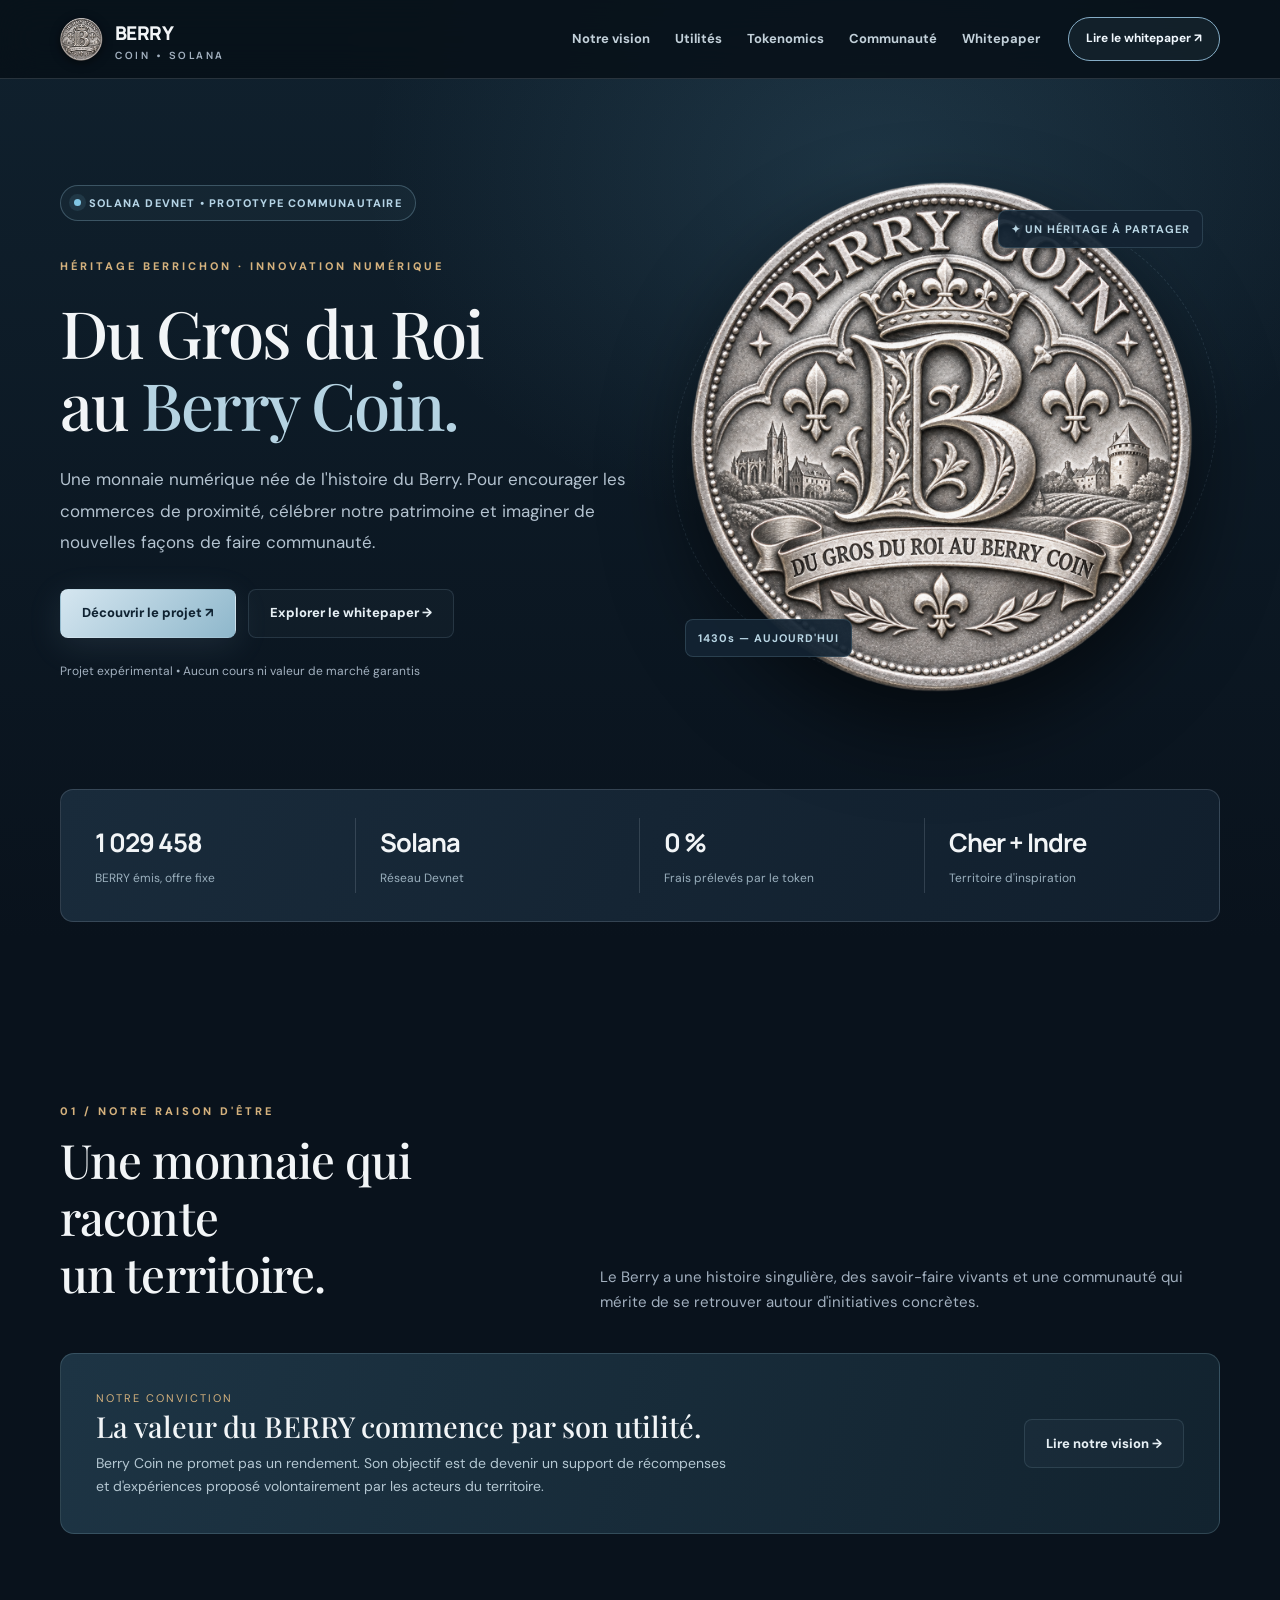
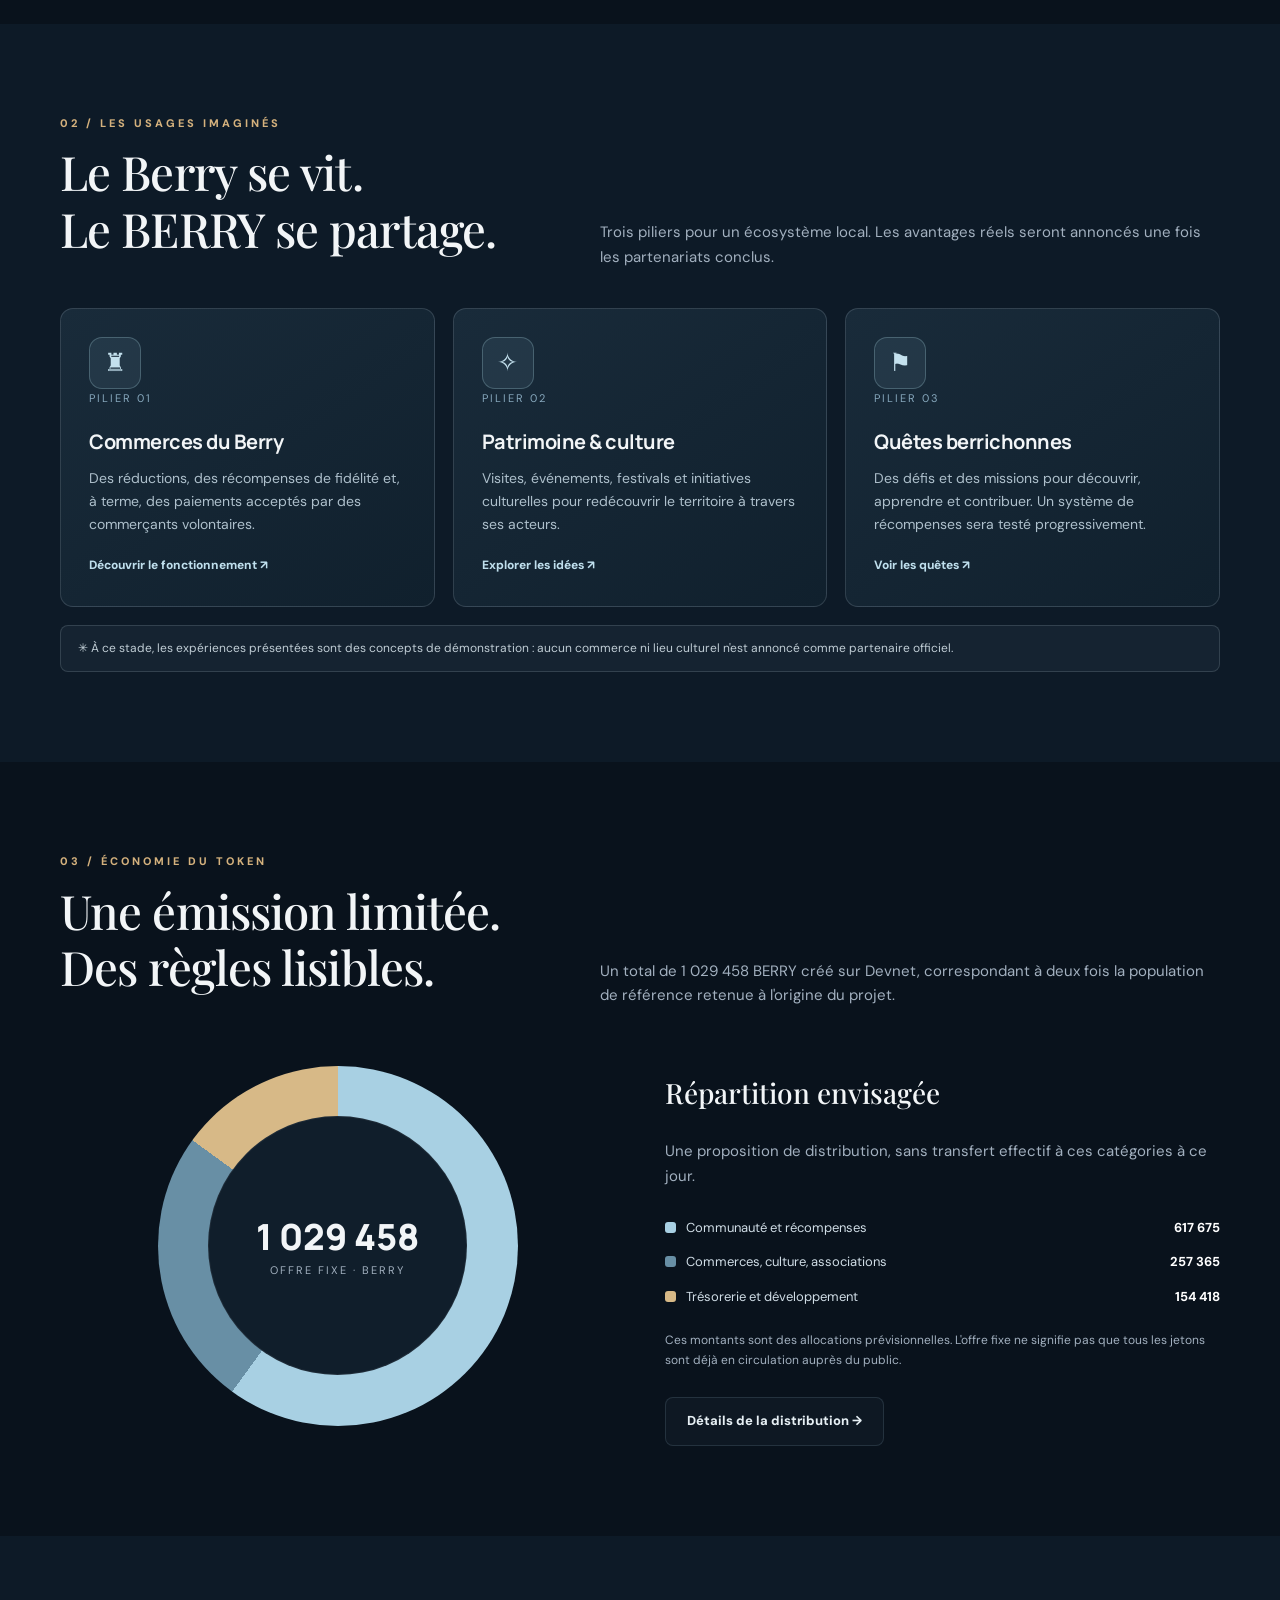
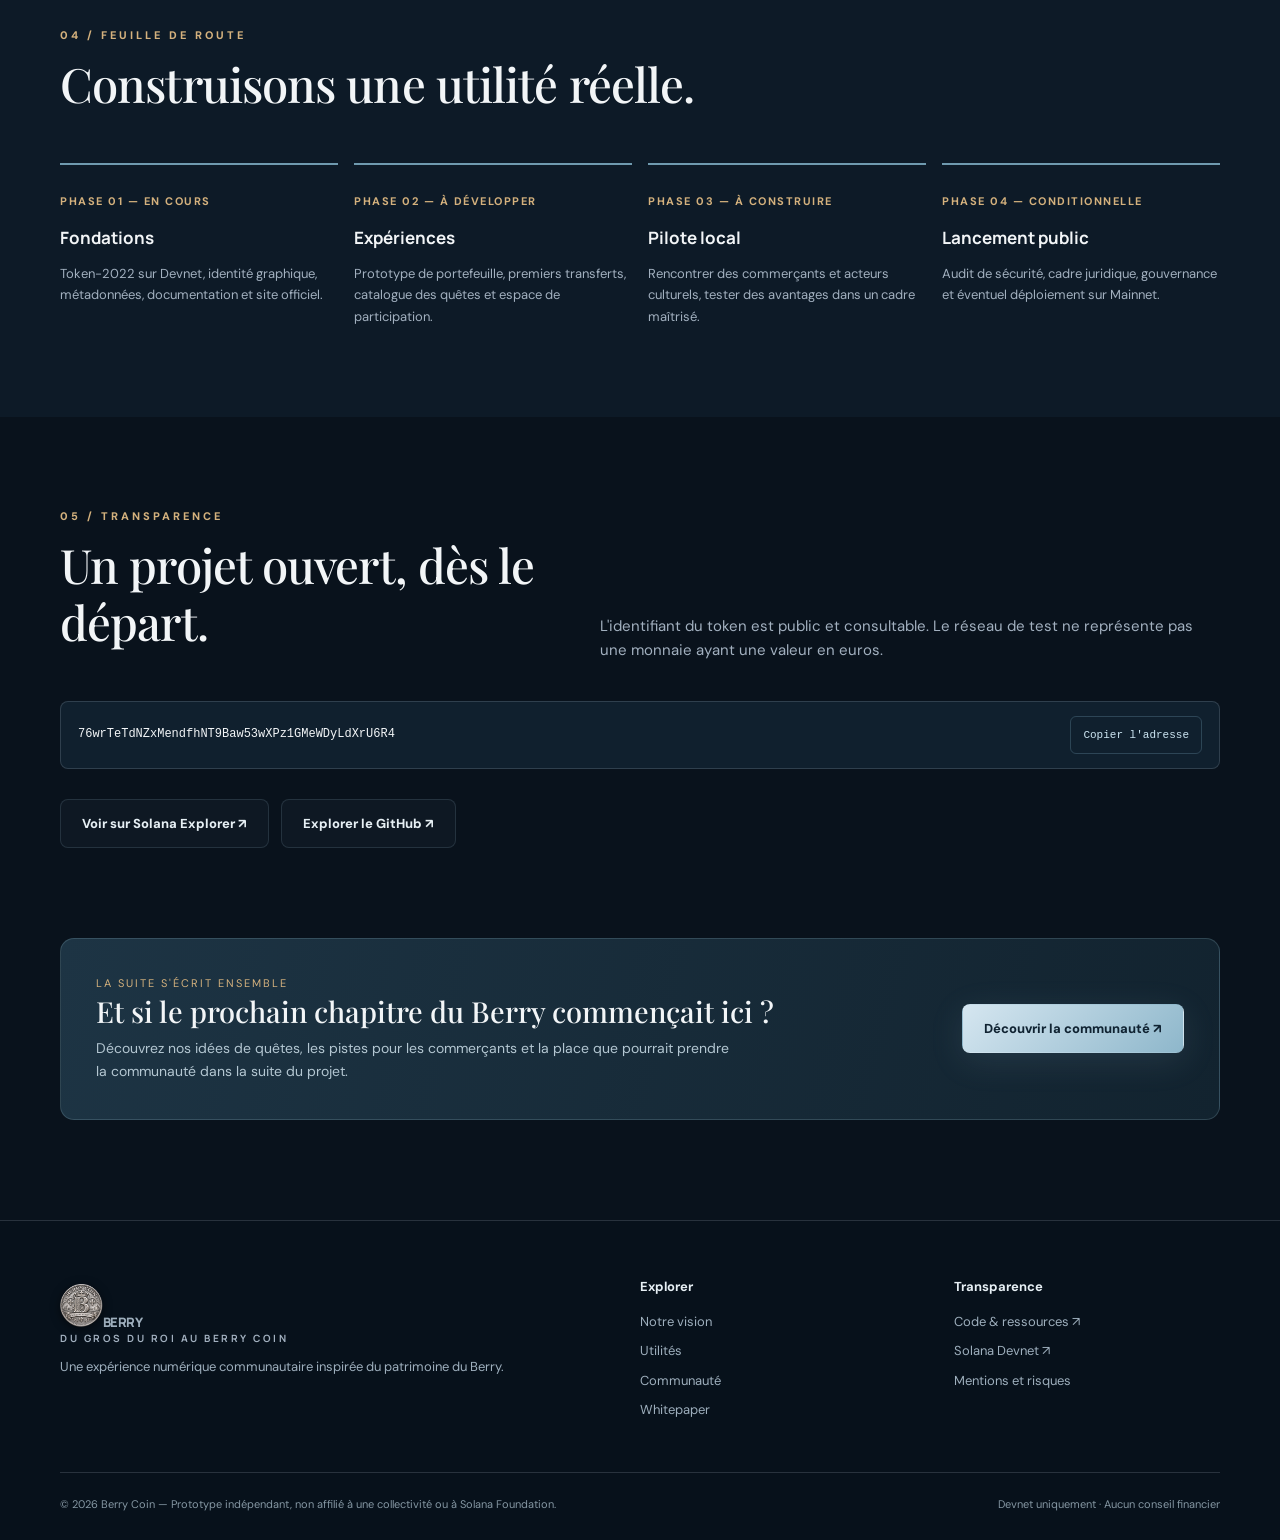
<file: index.html>
<!doctype html><html lang="fr"><head><meta charset="utf-8"><meta name="viewport" content="width=device-width, initial-scale=1"><meta name="theme-color" content="#09121c"><title>Berry Coin — Du Gros du Roi au Berry Coin</title><meta name="description" content="BERRY, un projet de monnaie numérique communautaire du Berry sur Solana. Commerces, patrimoine et quêtes berrichonnes."><meta property="og:title" content="Berry Coin — La monnaie communautaire du Berry"><meta property="og:description" content="Du Gros du Roi au Berry Coin. Découvrir, soutenir et faire vivre le Berry."><meta property="og:image" content="https://raw.githubusercontent.com/agrivel94-droid/berry-coin/main/berry-coin.png"><link rel="icon" type="image/png" href="assets/berry-coin.png"><link rel="stylesheet" href="style.css"></head><body>
<header class="nav"><div class="container nav-inner"><a class="logo" href="index.html"><img src="assets/berry-coin.png" alt="Pièce Berry Coin"><span>BERRY <small>Coin • Solana</small></span></a><nav class="nav-links" aria-label="Navigation principale"><a href="#vision">Notre vision</a><a href="#utilites">Utilités</a><a href="#tokenomics">Tokenomics</a><a href="communaute.html">Communauté</a><a href="whitepaper.html">Whitepaper</a></nav><a class="nav-cta" href="whitepaper.html">Lire le whitepaper ↗</a><button class="menu-btn" aria-label="Ouvrir le menu" aria-expanded="false">☰</button></div></header>
<main><section class="container hero"><div><span class="pill"><span class="dot"></span> Solana Devnet • Prototype communautaire</span><div class="eyebrow" style="margin-top:36px">Héritage berrichon · Innovation numérique</div><h1>Du Gros du Roi<br>au <em>Berry Coin.</em></h1><p class="lead">Une monnaie numérique née de l'histoire du Berry. Pour encourager les commerces de proximité, célébrer notre patrimoine et imaginer de nouvelles façons de faire communauté.</p><div class="actions"><a class="btn primary" href="#vision">Découvrir le projet ↗</a><a class="btn ghost" href="whitepaper.html">Explorer le whitepaper →</a></div><p class="small" style="margin-top:24px">Projet expérimental • Aucun cours ni valeur de marché garantis</p></div><div class="hero-visual"><img src="assets/berry-coin.png" alt="Concept de pièce argentée Berry Coin inspirée du Gros du Roi"><div class="orbit-tag top">✦ UN HÉRITAGE À PARTAGER</div><div class="orbit-tag bottom">1430s — AUJOURD'HUI</div></div></section>
<div class="container"><div class="stats"><div class="stat"><strong>1 029 458</strong><span>BERRY émis, offre fixe</span></div><div class="stat"><strong>Solana</strong><span>Réseau Devnet</span></div><div class="stat"><strong>0 %</strong><span>Frais prélevés par le token</span></div><div class="stat"><strong>Cher + Indre</strong><span>Territoire d'inspiration</span></div></div></div>
<section class="section" id="vision"><div class="container"><div class="section-heading"><div><div class="eyebrow">01 / Notre raison d'être</div><h2>Une monnaie qui raconte<br>un territoire.</h2></div><p class="section-sub">Le Berry a une histoire singulière, des savoir-faire vivants et une communauté qui mérite de se retrouver autour d'initiatives concrètes.</p></div><div class="callout"><div><div class="kicker">Notre conviction</div><h3>La valeur du BERRY commence par son utilité.</h3><p>Berry Coin ne promet pas un rendement. Son objectif est de devenir un support de récompenses et d'expériences proposé volontairement par les acteurs du territoire.</p></div><a class="btn ghost" href="whitepaper.html">Lire notre vision →</a></div></div></section>
<section class="section alt" id="utilites"><div class="container"><div class="section-heading"><div><div class="eyebrow">02 / Les usages imaginés</div><h2>Le Berry se vit.<br>Le BERRY se partage.</h2></div><p class="section-sub">Trois piliers pour un écosystème local. Les avantages réels seront annoncés une fois les partenariats conclus.</p></div><div class="grid3"><article class="panel"><div class="symbol">♜</div><div class="number">PILIER 01</div><h3>Commerces du Berry</h3><p>Des réductions, des récompenses de fidélité et, à terme, des paiements acceptés par des commerçants volontaires.</p><a class="mini-link" href="communaute.html#commerces">Découvrir le fonctionnement ↗</a></article><article class="panel"><div class="symbol">✧</div><div class="number">PILIER 02</div><h3>Patrimoine & culture</h3><p>Visites, événements, festivals et initiatives culturelles pour redécouvrir le territoire à travers ses acteurs.</p><a class="mini-link" href="communaute.html#patrimoine">Explorer les idées ↗</a></article><article class="panel"><div class="symbol">⚑</div><div class="number">PILIER 03</div><h3>Quêtes berrichonnes</h3><p>Des défis et des missions pour découvrir, apprendre et contribuer. Un système de récompenses sera testé progressivement.</p><a class="mini-link" href="communaute.html#quetes">Voir les quêtes ↗</a></article></div><div class="devnote">✳ À ce stade, les expériences présentées sont des concepts de démonstration : aucun commerce ni lieu culturel n'est annoncé comme partenaire officiel.</div></div></section>
<section class="section" id="tokenomics"><div class="container"><div class="section-heading"><div><div class="eyebrow">03 / Économie du token</div><h2>Une émission limitée.<br>Des règles lisibles.</h2></div><p class="section-sub">Un total de 1 029 458 BERRY créé sur Devnet, correspondant à deux fois la population de référence retenue à l'origine du projet.</p></div><div class="tokenomics"><div><div class="donut"><div class="donut-inner"><strong>1 029 458</strong><span>offre fixe · BERRY</span></div></div></div><div><h3 style="font:500 28px 'Playfair Display'">Répartition envisagée</h3><p class="section-sub">Une proposition de distribution, sans transfert effectif à ces catégories à ce jour.</p><div class="legend"><div><span class="swatch" style="background:#a8d0e3"></span> Communauté et récompenses <strong>617 675</strong></div><div><span class="swatch" style="background:#688fa5"></span> Commerces, culture, associations <strong>257 365</strong></div><div><span class="swatch" style="background:#d7b987"></span> Trésorerie et développement <strong>154 418</strong></div></div><p class="small" style="margin-top:24px">Ces montants sont des allocations prévisionnelles. L'offre fixe ne signifie pas que tous les jetons sont déjà en circulation auprès du public.</p><a href="whitepaper.html#distribution" class="btn ghost" style="margin-top:14px">Détails de la distribution →</a></div></div></div></section>
<section class="section alt"><div class="container"><div class="section-heading"><div><div class="eyebrow">04 / Feuille de route</div><h2>Construisons une utilité réelle.</h2></div></div><div class="timeline"><div class="step"><span>PHASE 01 — EN COURS</span><h3>Fondations</h3><p>Token-2022 sur Devnet, identité graphique, métadonnées, documentation et site officiel.</p></div><div class="step"><span>PHASE 02 — À DÉVELOPPER</span><h3>Expériences</h3><p>Prototype de portefeuille, premiers transferts, catalogue des quêtes et espace de participation.</p></div><div class="step"><span>PHASE 03 — À CONSTRUIRE</span><h3>Pilote local</h3><p>Rencontrer des commerçants et acteurs culturels, tester des avantages dans un cadre maîtrisé.</p></div><div class="step"><span>PHASE 04 — CONDITIONNELLE</span><h3>Lancement public</h3><p>Audit de sécurité, cadre juridique, gouvernance et éventuel déploiement sur Mainnet.</p></div></div></div></section>
<section class="section"><div class="container"><div class="section-heading"><div><div class="eyebrow">05 / Transparence</div><h2>Un projet ouvert, dès le départ.</h2></div><p class="section-sub">L'identifiant du token est public et consultable. Le réseau de test ne représente pas une monnaie ayant une valeur en euros.</p></div><div class="mint"><span id="mint-address">76wrTeTdNZxMendfhNT9Baw53wXPz1GMeWDyLdXrU6R4</span><button data-copy="76wrTeTdNZxMendfhNT9Baw53wXPz1GMeWDyLdXrU6R4">Copier l'adresse</button></div><div class="actions"><a class="btn ghost" target="_blank" rel="noopener noreferrer" href="https://explorer.solana.com/address/76wrTeTdNZxMendfhNT9Baw53wXPz1GMeWDyLdXrU6R4?cluster=devnet">Voir sur Solana Explorer ↗</a><a class="btn ghost" target="_blank" rel="noopener noreferrer" href="https://github.com/agrivel94-droid/berry-coin">Explorer le GitHub ↗</a></div></div></section>
<section class="container" style="padding-bottom:100px"><div class="callout"><div><div class="kicker">La suite s'écrit ensemble</div><h3>Et si le prochain chapitre du Berry commençait ici ?</h3><p>Découvrez nos idées de quêtes, les pistes pour les commerçants et la place que pourrait prendre la communauté dans la suite du projet.</p></div><a class="btn primary" href="communaute.html">Découvrir la communauté ↗</a></div></section></main>
<footer class="footer"><div class="container"><div class="footer-grid"><div><a class="logo" href="index.html"><img src="assets/berry-coin.png" alt=""><span>BERRY<small>Du Gros du Roi au Berry Coin</small></span></a><p>Une expérience numérique communautaire inspirée du patrimoine du Berry.</p></div><div><h4>Explorer</h4><a href="index.html#vision">Notre vision</a><a href="index.html#utilites">Utilités</a><a href="communaute.html">Communauté</a><a href="whitepaper.html">Whitepaper</a></div><div><h4>Transparence</h4><a href="https://github.com/agrivel94-droid/berry-coin" target="_blank" rel="noopener noreferrer">Code & ressources ↗</a><a href="https://explorer.solana.com/address/76wrTeTdNZxMendfhNT9Baw53wXPz1GMeWDyLdXrU6R4?cluster=devnet" target="_blank" rel="noopener noreferrer">Solana Devnet ↗</a><a href="mentions.html">Mentions et risques</a></div></div><div class="footer-bottom"><span>© 2026 Berry Coin — Prototype indépendant, non affilié à une collectivité ou à Solana Foundation.</span><span>Devnet uniquement · Aucun conseil financier</span></div></div></footer><script src="script.js"></script></body></html>
</file>
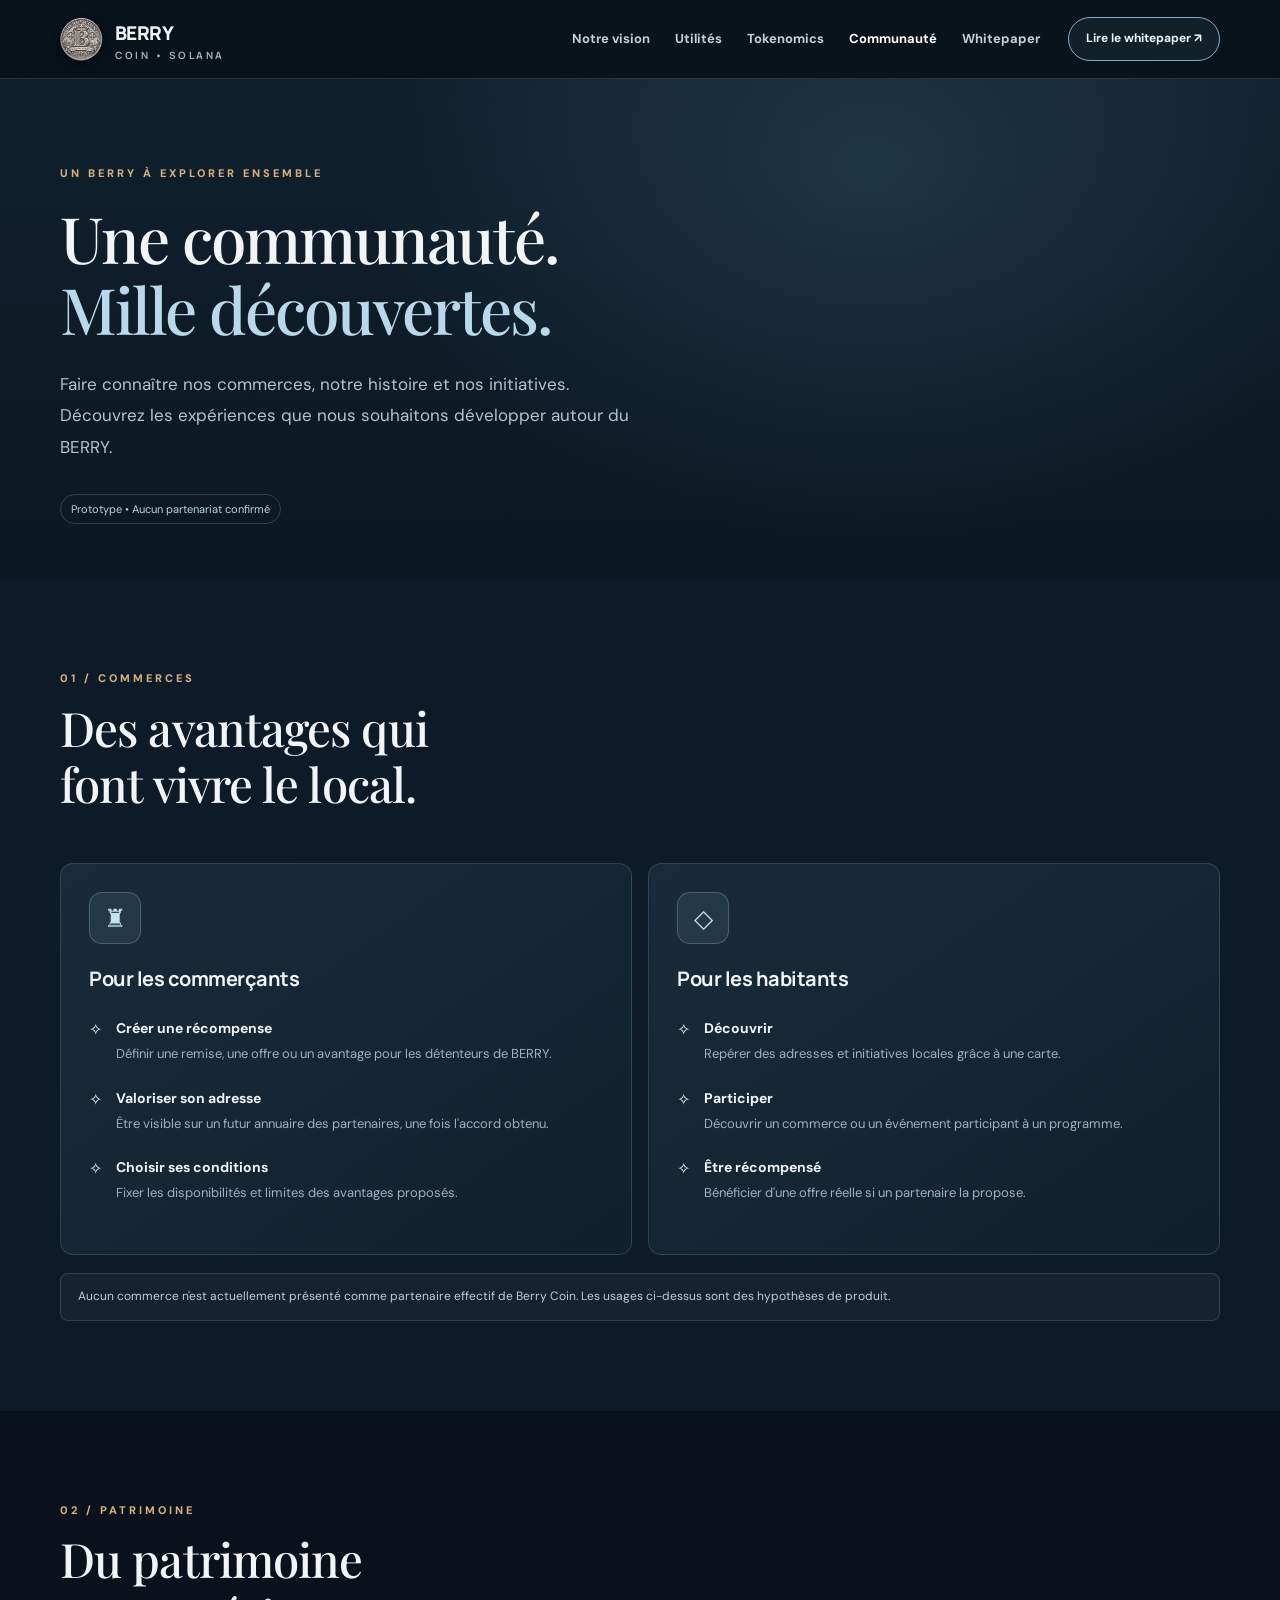
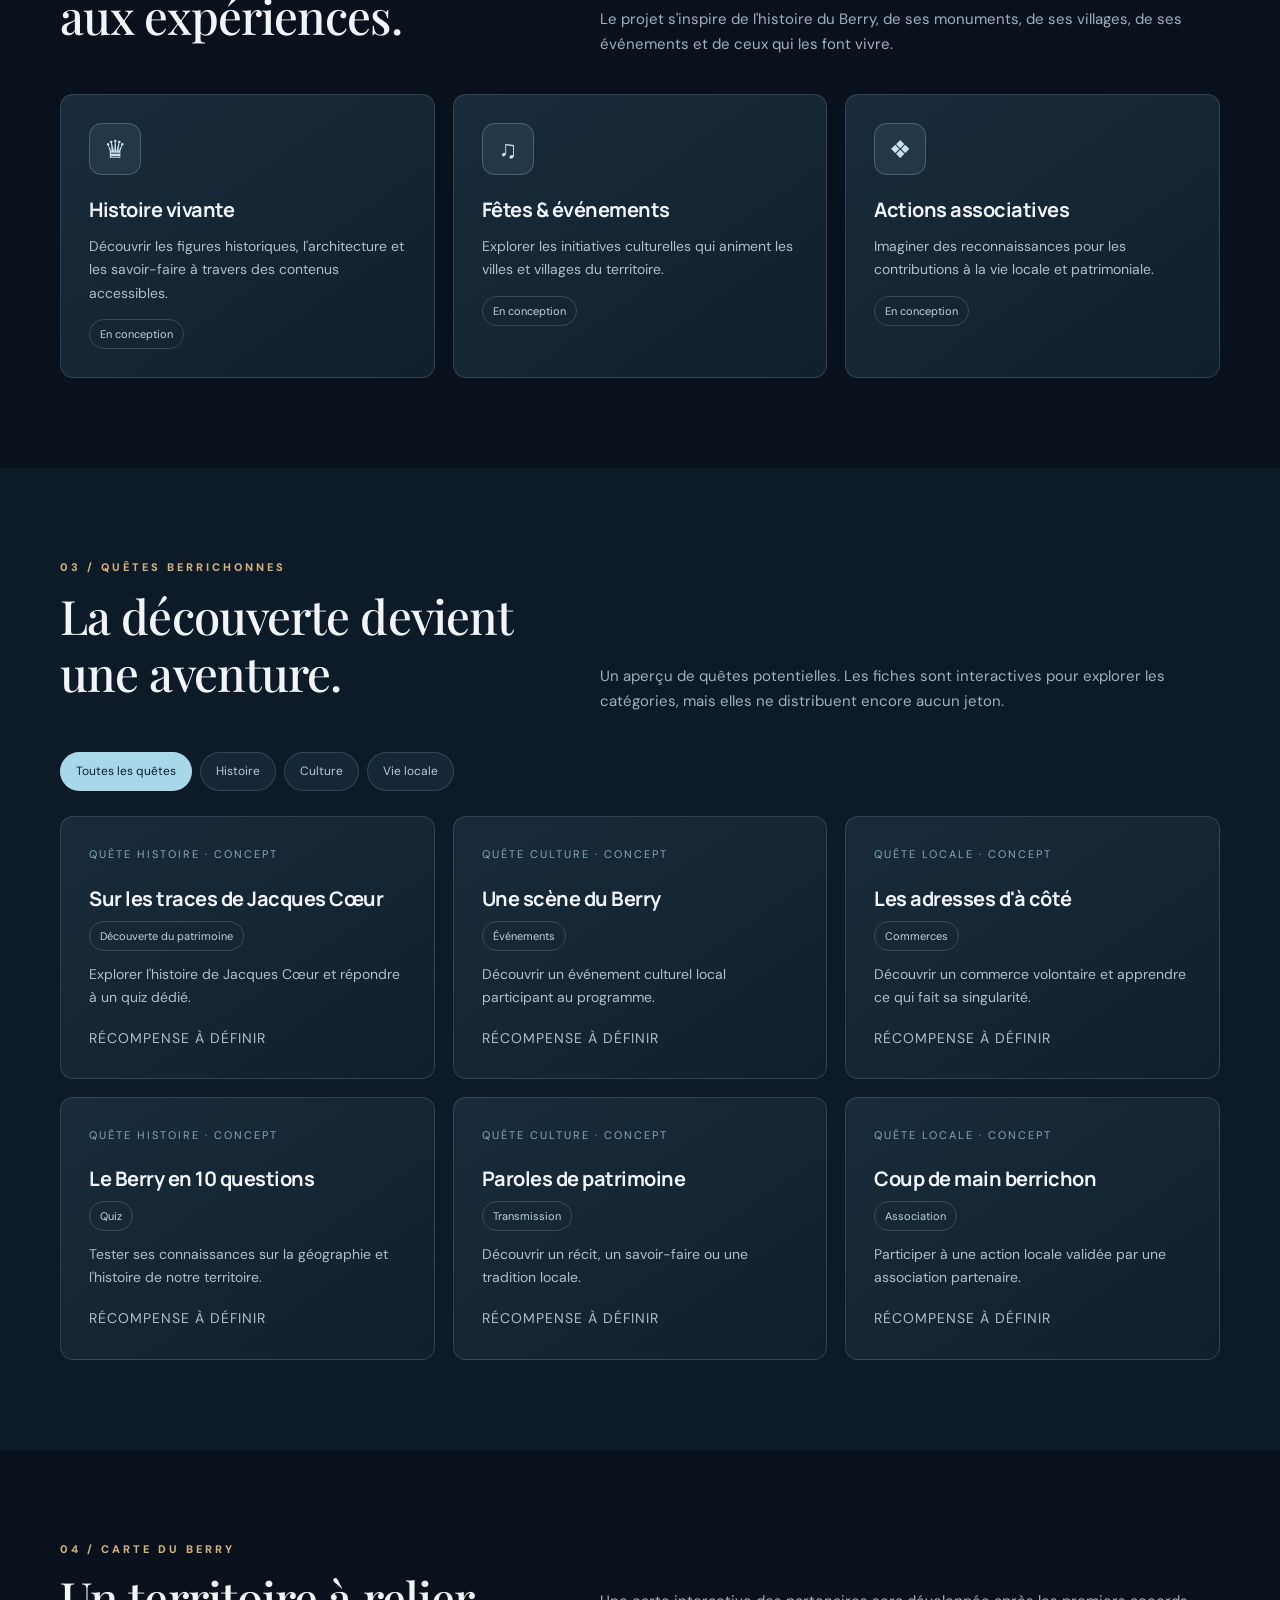
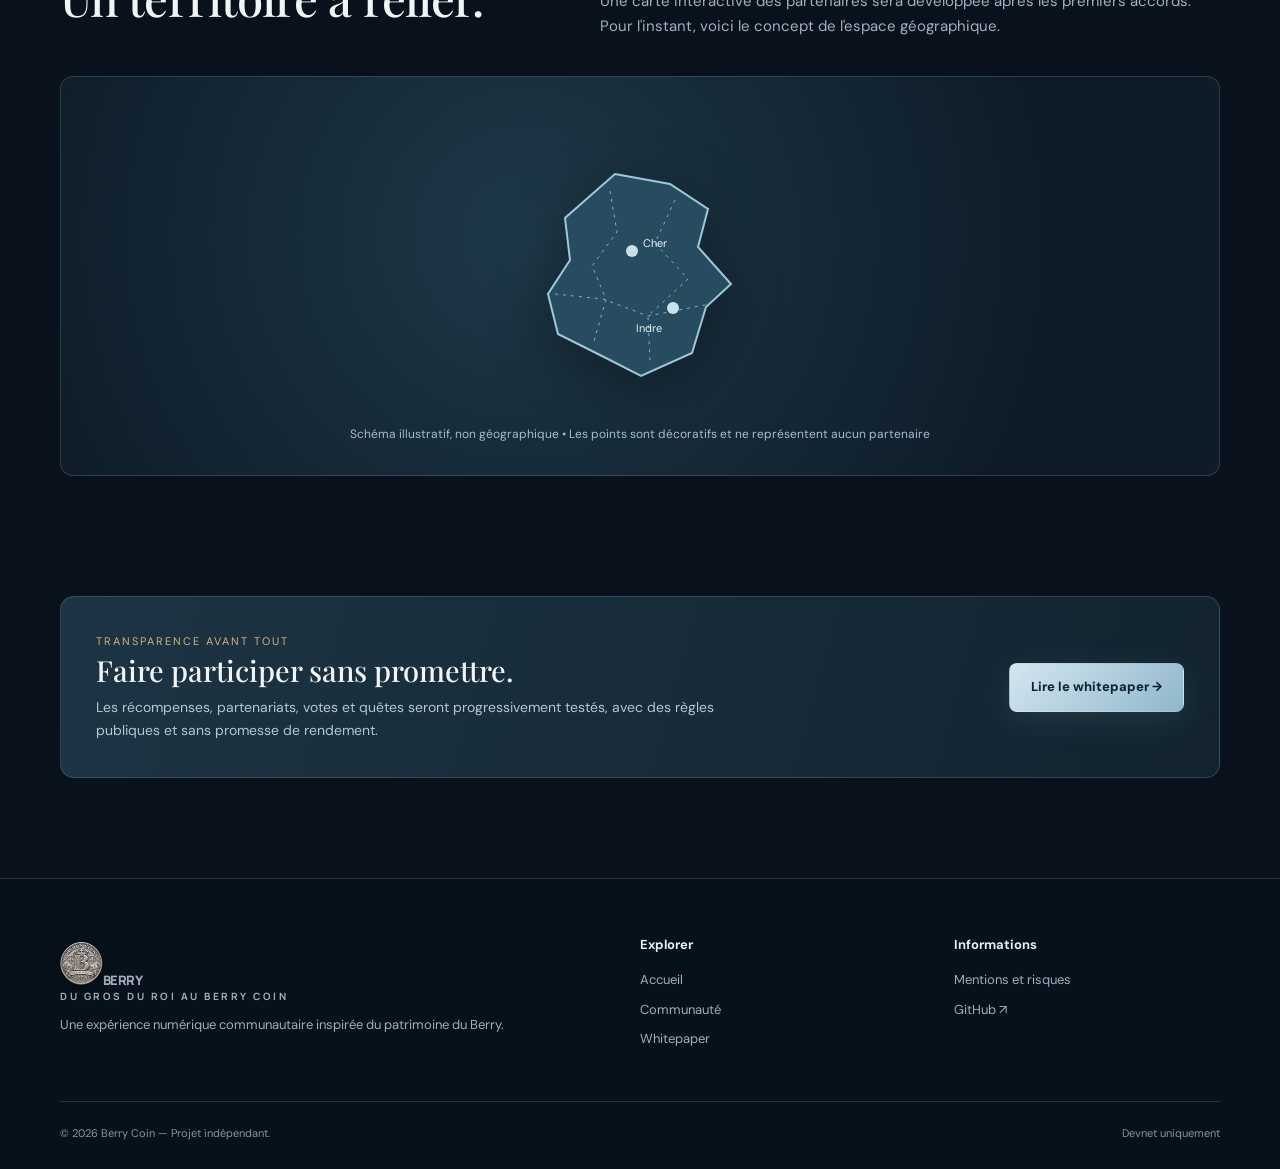
<file: communaute.html>
<!doctype html><html lang="fr"><head><meta charset="utf-8"><meta name="viewport" content="width=device-width, initial-scale=1"><title>Communauté & quêtes — Berry Coin</title><meta name="description" content="Découvrez les usages envisagés du Berry Coin : commerces, patrimoine, quêtes et récompenses communautaires."><link rel="icon" href="assets/berry-coin.png"><link rel="stylesheet" href="style.css"></head><body><header class="nav"><div class="container nav-inner"><a class="logo" href="index.html"><img src="assets/berry-coin.png" alt=""><span>BERRY<small>Coin • Solana</small></span></a><nav class="nav-links"><a href="index.html#vision">Notre vision</a><a href="index.html#utilites">Utilités</a><a href="index.html#tokenomics">Tokenomics</a><a class="active" href="communaute.html">Communauté</a><a href="whitepaper.html">Whitepaper</a></nav><a class="nav-cta" href="whitepaper.html">Lire le whitepaper ↗</a><button class="menu-btn" aria-label="Ouvrir le menu" aria-expanded="false">☰</button></div></header><main><div class="container"><div class="pagehead"><div class="eyebrow">Un Berry à explorer ensemble</div><h1>Une communauté.<br><span style="color:#b7d9e9">Mille découvertes.</span></h1><p class="lead">Faire connaître nos commerces, notre histoire et nos initiatives. Découvrez les expériences que nous souhaitons développer autour du BERRY.</p><span class="label">Prototype • Aucun partenariat confirmé</span></div></div>
<section class="section alt" id="commerces"><div class="container"><div class="section-heading"><div><div class="eyebrow">01 / Commerces</div><h2>Des avantages qui<br>font vivre le local.</h2></div></div><div class="cards2"><div class="panel"><div class="symbol">♜</div><h3>Pour les commerçants</h3><div class="featureline"><span>✧</span><div><b>Créer une récompense</b><p>Définir une remise, une offre ou un avantage pour les détenteurs de BERRY.</p></div></div><div class="featureline"><span>✧</span><div><b>Valoriser son adresse</b><p>Être visible sur un futur annuaire des partenaires, une fois l'accord obtenu.</p></div></div><div class="featureline"><span>✧</span><div><b>Choisir ses conditions</b><p>Fixer les disponibilités et limites des avantages proposés.</p></div></div></div><div class="panel"><div class="symbol">◇</div><h3>Pour les habitants</h3><div class="featureline"><span>✧</span><div><b>Découvrir</b><p>Repérer des adresses et initiatives locales grâce à une carte.</p></div></div><div class="featureline"><span>✧</span><div><b>Participer</b><p>Découvrir un commerce ou un événement participant à un programme.</p></div></div><div class="featureline"><span>✧</span><div><b>Être récompensé</b><p>Bénéficier d'une offre réelle si un partenaire la propose.</p></div></div></div></div><div class="devnote">Aucun commerce n'est actuellement présenté comme partenaire effectif de Berry Coin. Les usages ci-dessus sont des hypothèses de produit.</div></div></section>
<section class="section" id="patrimoine"><div class="container"><div class="section-heading"><div><div class="eyebrow">02 / Patrimoine</div><h2>Du patrimoine<br>aux expériences.</h2></div><p class="section-sub">Le projet s'inspire de l'histoire du Berry, de ses monuments, de ses villages, de ses événements et de ceux qui les font vivre.</p></div><div class="grid3"><div class="panel"><div class="symbol">♛</div><h3>Histoire vivante</h3><p>Découvrir les figures historiques, l'architecture et les savoir-faire à travers des contenus accessibles.</p><span class="label">En conception</span></div><div class="panel"><div class="symbol">♫</div><h3>Fêtes & événements</h3><p>Explorer les initiatives culturelles qui animent les villes et villages du territoire.</p><span class="label">En conception</span></div><div class="panel"><div class="symbol">❖</div><h3>Actions associatives</h3><p>Imaginer des reconnaissances pour les contributions à la vie locale et patrimoniale.</p><span class="label">En conception</span></div></div></div></section>
<section class="section alt" id="quetes"><div class="container"><div class="section-heading"><div><div class="eyebrow">03 / Quêtes berrichonnes</div><h2>La découverte devient<br>une aventure.</h2></div><p class="section-sub">Un aperçu de quêtes potentielles. Les fiches sont interactives pour explorer les catégories, mais elles ne distribuent encore aucun jeton.</p></div><div class="quest-tabs"><button class="selected" data-filter="all">Toutes les quêtes</button><button data-filter="histoire">Histoire</button><button data-filter="culture">Culture</button><button data-filter="local">Vie locale</button></div><div class="grid3"><article class="panel quest-card" data-category="histoire"><div class="number">QUÊTE HISTOIRE · CONCEPT</div><h3>Sur les traces de Jacques Cœur</h3><span class="label">Découverte du patrimoine</span><p>Explorer l'histoire de Jacques Cœur et répondre à un quiz dédié.</p><p class="soon" style="margin-top:18px">Récompense à définir</p></article><article class="panel quest-card" data-category="culture"><div class="number">QUÊTE CULTURE · CONCEPT</div><h3>Une scène du Berry</h3><span class="label">Événements</span><p>Découvrir un événement culturel local participant au programme.</p><p class="soon" style="margin-top:18px">Récompense à définir</p></article><article class="panel quest-card" data-category="local"><div class="number">QUÊTE LOCALE · CONCEPT</div><h3>Les adresses d'à côté</h3><span class="label">Commerces</span><p>Découvrir un commerce volontaire et apprendre ce qui fait sa singularité.</p><p class="soon" style="margin-top:18px">Récompense à définir</p></article><article class="panel quest-card" data-category="histoire"><div class="number">QUÊTE HISTOIRE · CONCEPT</div><h3>Le Berry en 10 questions</h3><span class="label">Quiz</span><p>Tester ses connaissances sur la géographie et l'histoire de notre territoire.</p><p class="soon" style="margin-top:18px">Récompense à définir</p></article><article class="panel quest-card" data-category="culture"><div class="number">QUÊTE CULTURE · CONCEPT</div><h3>Paroles de patrimoine</h3><span class="label">Transmission</span><p>Découvrir un récit, un savoir-faire ou une tradition locale.</p><p class="soon" style="margin-top:18px">Récompense à définir</p></article><article class="panel quest-card" data-category="local"><div class="number">QUÊTE LOCALE · CONCEPT</div><h3>Coup de main berrichon</h3><span class="label">Association</span><p>Participer à une action locale validée par une association partenaire.</p><p class="soon" style="margin-top:18px">Récompense à définir</p></article></div></div></section>
<section class="section"><div class="container"><div class="section-heading"><div><div class="eyebrow">04 / Carte du Berry</div><h2>Un territoire à relier.</h2></div><p class="section-sub">Une carte interactive des partenaires sera développée après les premiers accords. Pour l'instant, voici le concept de l'espace géographique.</p></div><div class="map-placeholder"><svg viewBox="0 0 240 240" role="img" aria-label="Illustration abstraite d'une carte régionale"><path d="M95 18L150 28 188 53 178 91 211 128 186 151 172 197 121 220 82 200 38 178 28 138 50 104 45 62Z" fill="#274c60" stroke="#9ec7dc" stroke-width="2"/><path d="M90 35L97 76 72 110 86 143 73 189M155 44L135 87 168 123 128 160 130 206M35 138L83 143 128 160 190 148" fill="none" stroke="#84afc7" stroke-width="1" stroke-dasharray="3 5"/><circle class="pinner" cx="112" cy="95" r="6"/><circle class="pinner" cx="153" cy="152" r="6"/><text x="123" y="91" font-size="11" fill="#e7f2f8">Cher</text><text x="116" y="176" font-size="11" fill="#e7f2f8">Indre</text></svg><p>Schéma illustratif, non géographique • Les points sont décoratifs et ne représentent aucun partenaire</p></div></div></section>
<section class="container" style="padding:30px 0 100px"><div class="callout"><div><div class="kicker">Transparence avant tout</div><h3>Faire participer sans promettre.</h3><p>Les récompenses, partenariats, votes et quêtes seront progressivement testés, avec des règles publiques et sans promesse de rendement.</p></div><a class="btn primary" href="whitepaper.html">Lire le whitepaper →</a></div></section></main><footer class="footer"><div class="container"><div class="footer-grid"><div><a class="logo" href="index.html"><img src="assets/berry-coin.png" alt=""><span>BERRY<small>Du Gros du Roi au Berry Coin</small></span></a><p>Une expérience numérique communautaire inspirée du patrimoine du Berry.</p></div><div><h4>Explorer</h4><a href="index.html">Accueil</a><a href="communaute.html">Communauté</a><a href="whitepaper.html">Whitepaper</a></div><div><h4>Informations</h4><a href="mentions.html">Mentions et risques</a><a href="https://github.com/agrivel94-droid/berry-coin" target="_blank" rel="noopener noreferrer">GitHub ↗</a></div></div><div class="footer-bottom"><span>© 2026 Berry Coin — Projet indépendant.</span><span>Devnet uniquement</span></div></div></footer><script src="script.js"></script></body></html>
</file>
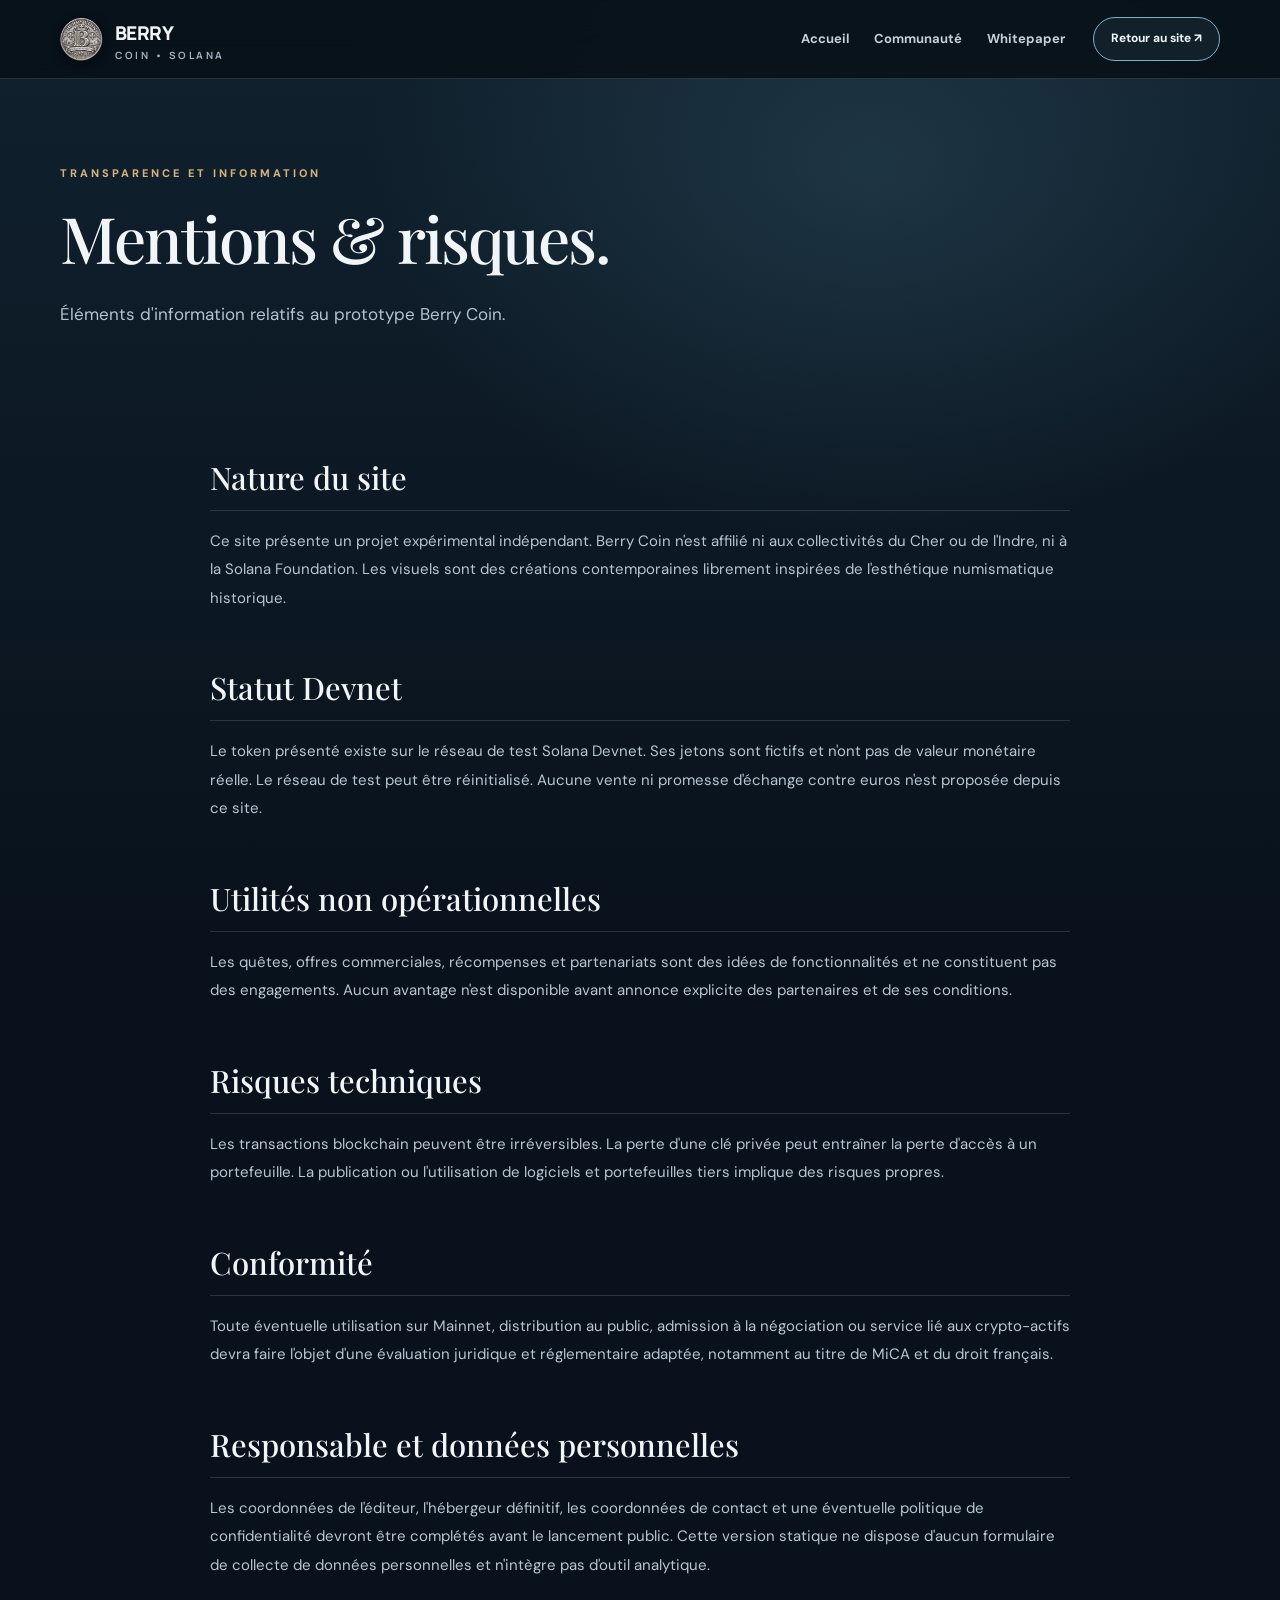
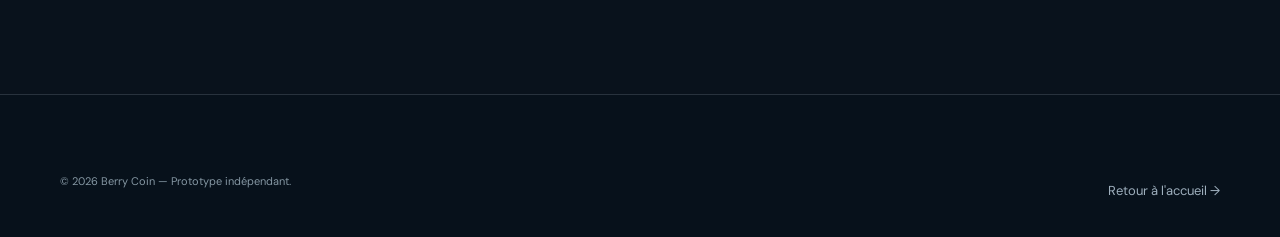
<file: mentions.html>
<!doctype html><html lang="fr"><head><meta charset="utf-8"><meta name="viewport" content="width=device-width, initial-scale=1"><title>Mentions et risques — Berry Coin</title><link rel="icon" href="assets/berry-coin.png"><link rel="stylesheet" href="style.css"></head><body><header class="nav"><div class="container nav-inner"><a class="logo" href="index.html"><img src="assets/berry-coin.png" alt=""><span>BERRY<small>Coin • Solana</small></span></a><nav class="nav-links"><a href="index.html">Accueil</a><a href="communaute.html">Communauté</a><a href="whitepaper.html">Whitepaper</a></nav><a class="nav-cta" href="index.html">Retour au site ↗</a><button class="menu-btn" aria-label="Ouvrir le menu" aria-expanded="false">☰</button></div></header><main><div class="container"><div class="pagehead"><div class="eyebrow">Transparence et information</div><h1>Mentions & risques.</h1><p class="lead">Éléments d'information relatifs au prototype Berry Coin.</p></div><article class="article"><h2>Nature du site</h2><p>Ce site présente un projet expérimental indépendant. Berry Coin n'est affilié ni aux collectivités du Cher ou de l'Indre, ni à la Solana Foundation. Les visuels sont des créations contemporaines librement inspirées de l'esthétique numismatique historique.</p><h2>Statut Devnet</h2><p>Le token présenté existe sur le réseau de test Solana Devnet. Ses jetons sont fictifs et n'ont pas de valeur monétaire réelle. Le réseau de test peut être réinitialisé. Aucune vente ni promesse d'échange contre euros n'est proposée depuis ce site.</p><h2>Utilités non opérationnelles</h2><p>Les quêtes, offres commerciales, récompenses et partenariats sont des idées de fonctionnalités et ne constituent pas des engagements. Aucun avantage n'est disponible avant annonce explicite des partenaires et de ses conditions.</p><h2>Risques techniques</h2><p>Les transactions blockchain peuvent être irréversibles. La perte d'une clé privée peut entraîner la perte d'accès à un portefeuille. La publication ou l'utilisation de logiciels et portefeuilles tiers implique des risques propres.</p><h2>Conformité</h2><p>Toute éventuelle utilisation sur Mainnet, distribution au public, admission à la négociation ou service lié aux crypto-actifs devra faire l'objet d'une évaluation juridique et réglementaire adaptée, notamment au titre de MiCA et du droit français.</p><h2>Responsable et données personnelles</h2><p>Les coordonnées de l'éditeur, l'hébergeur définitif, les coordonnées de contact et une éventuelle politique de confidentialité devront être complétés avant le lancement public. Cette version statique ne dispose d'aucun formulaire de collecte de données personnelles et n'intègre pas d'outil analytique.</p></article></div></main><footer class="footer"><div class="container"><div class="footer-bottom" style="margin:0;border:0"><span>© 2026 Berry Coin — Prototype indépendant.</span><a href="index.html">Retour à l'accueil →</a></div></div></footer><script src="script.js"></script></body></html>
</file>
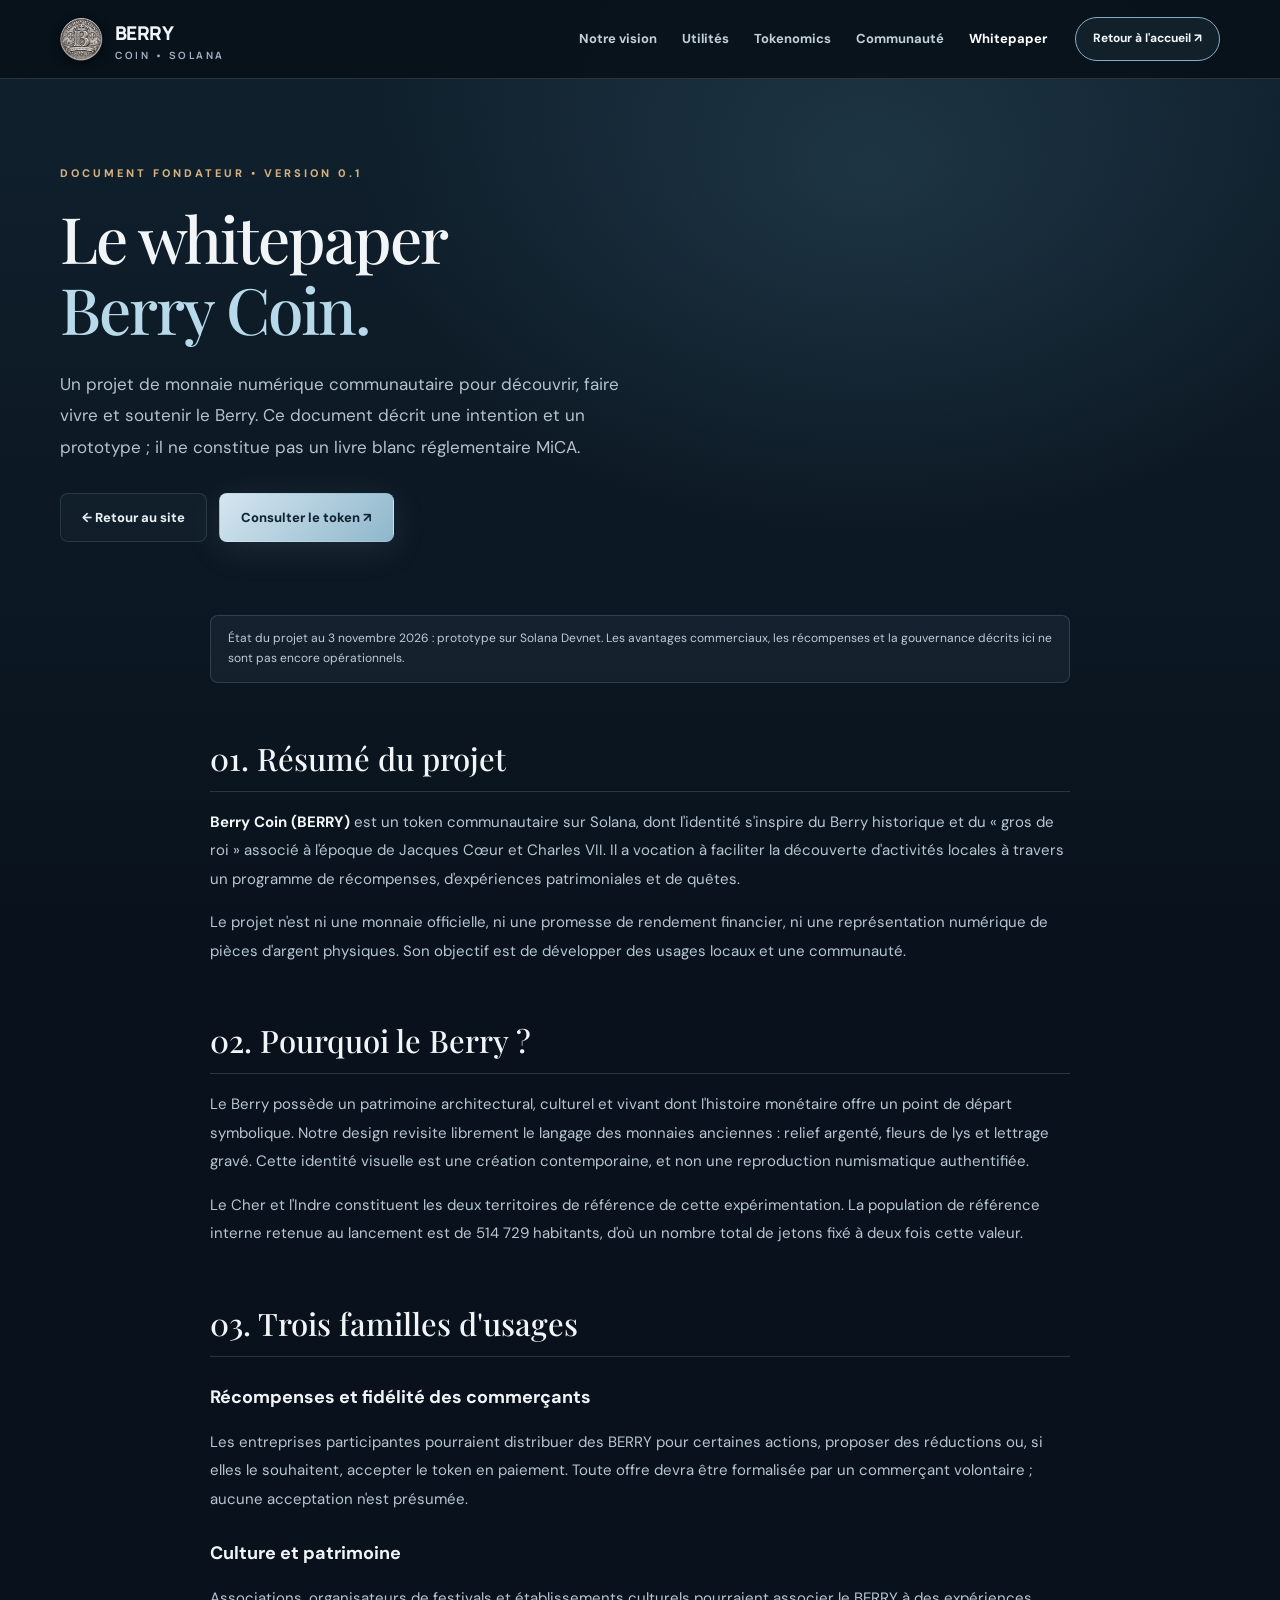
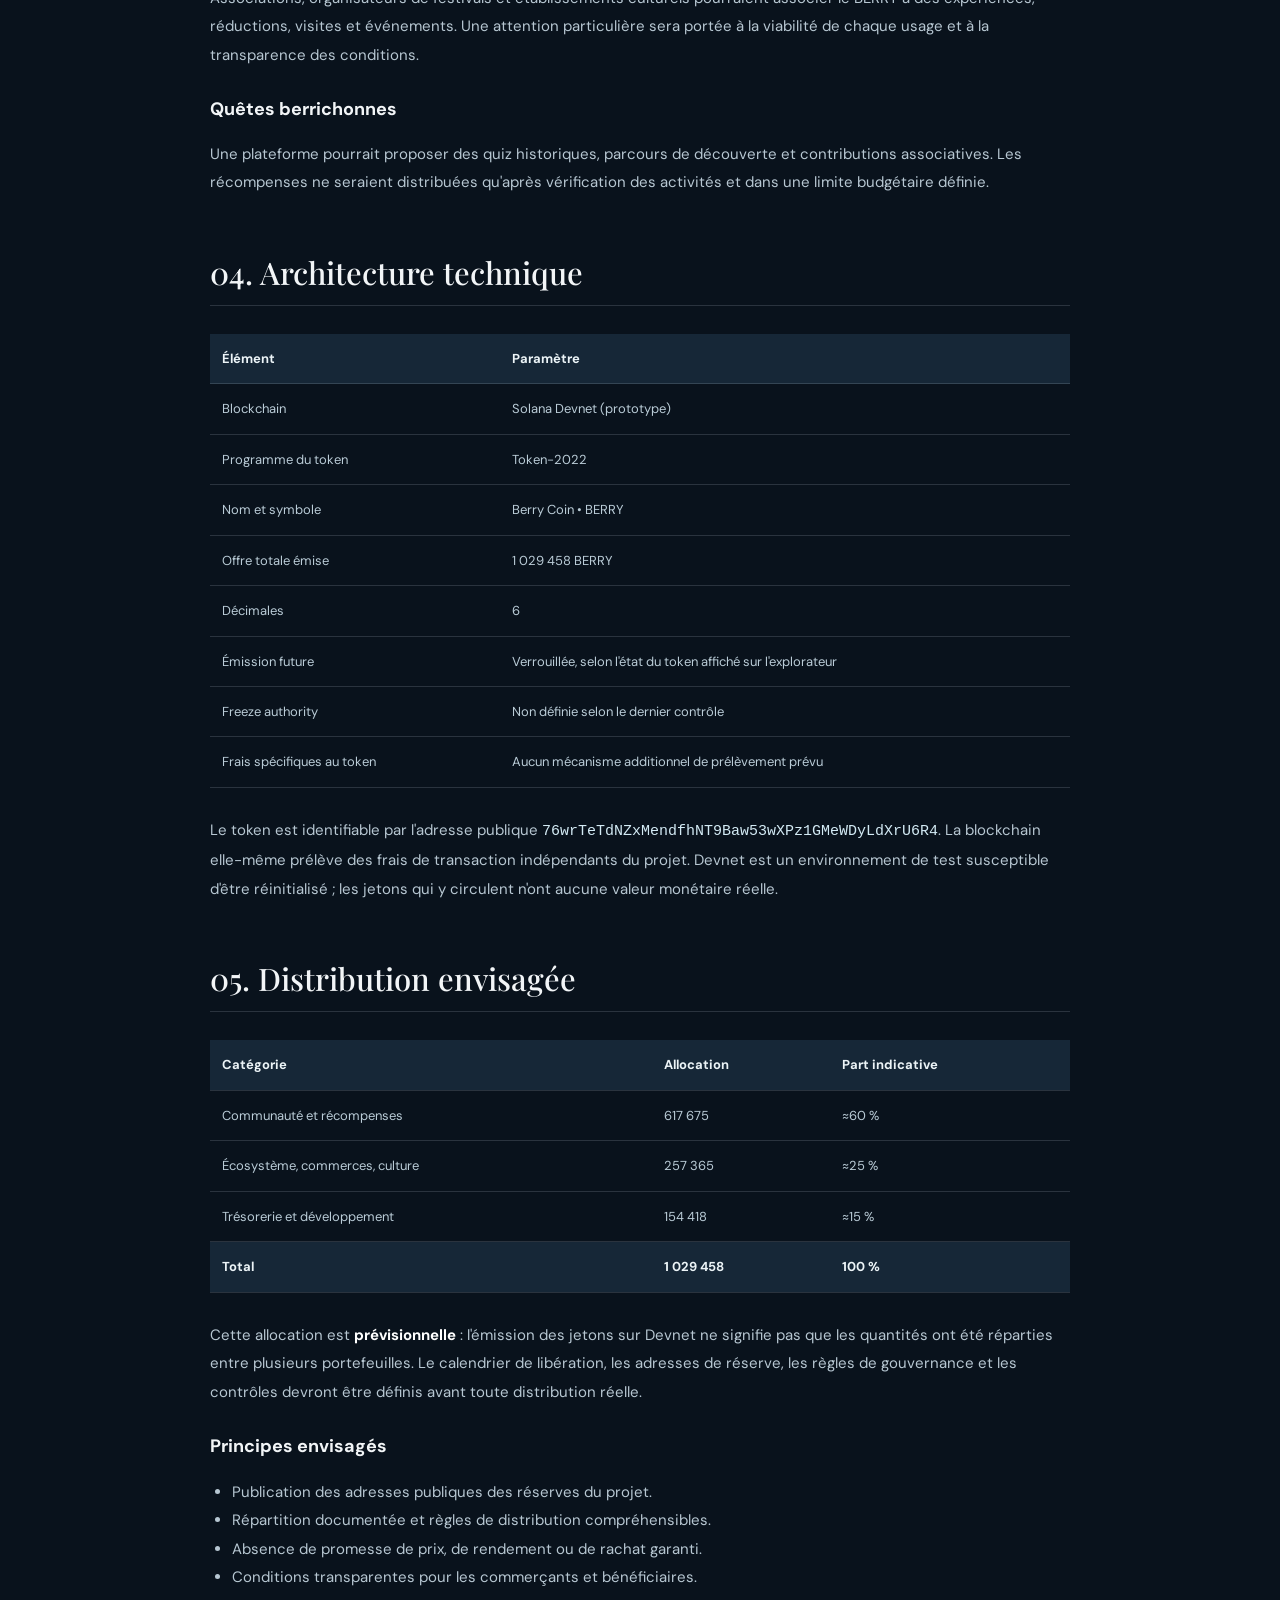
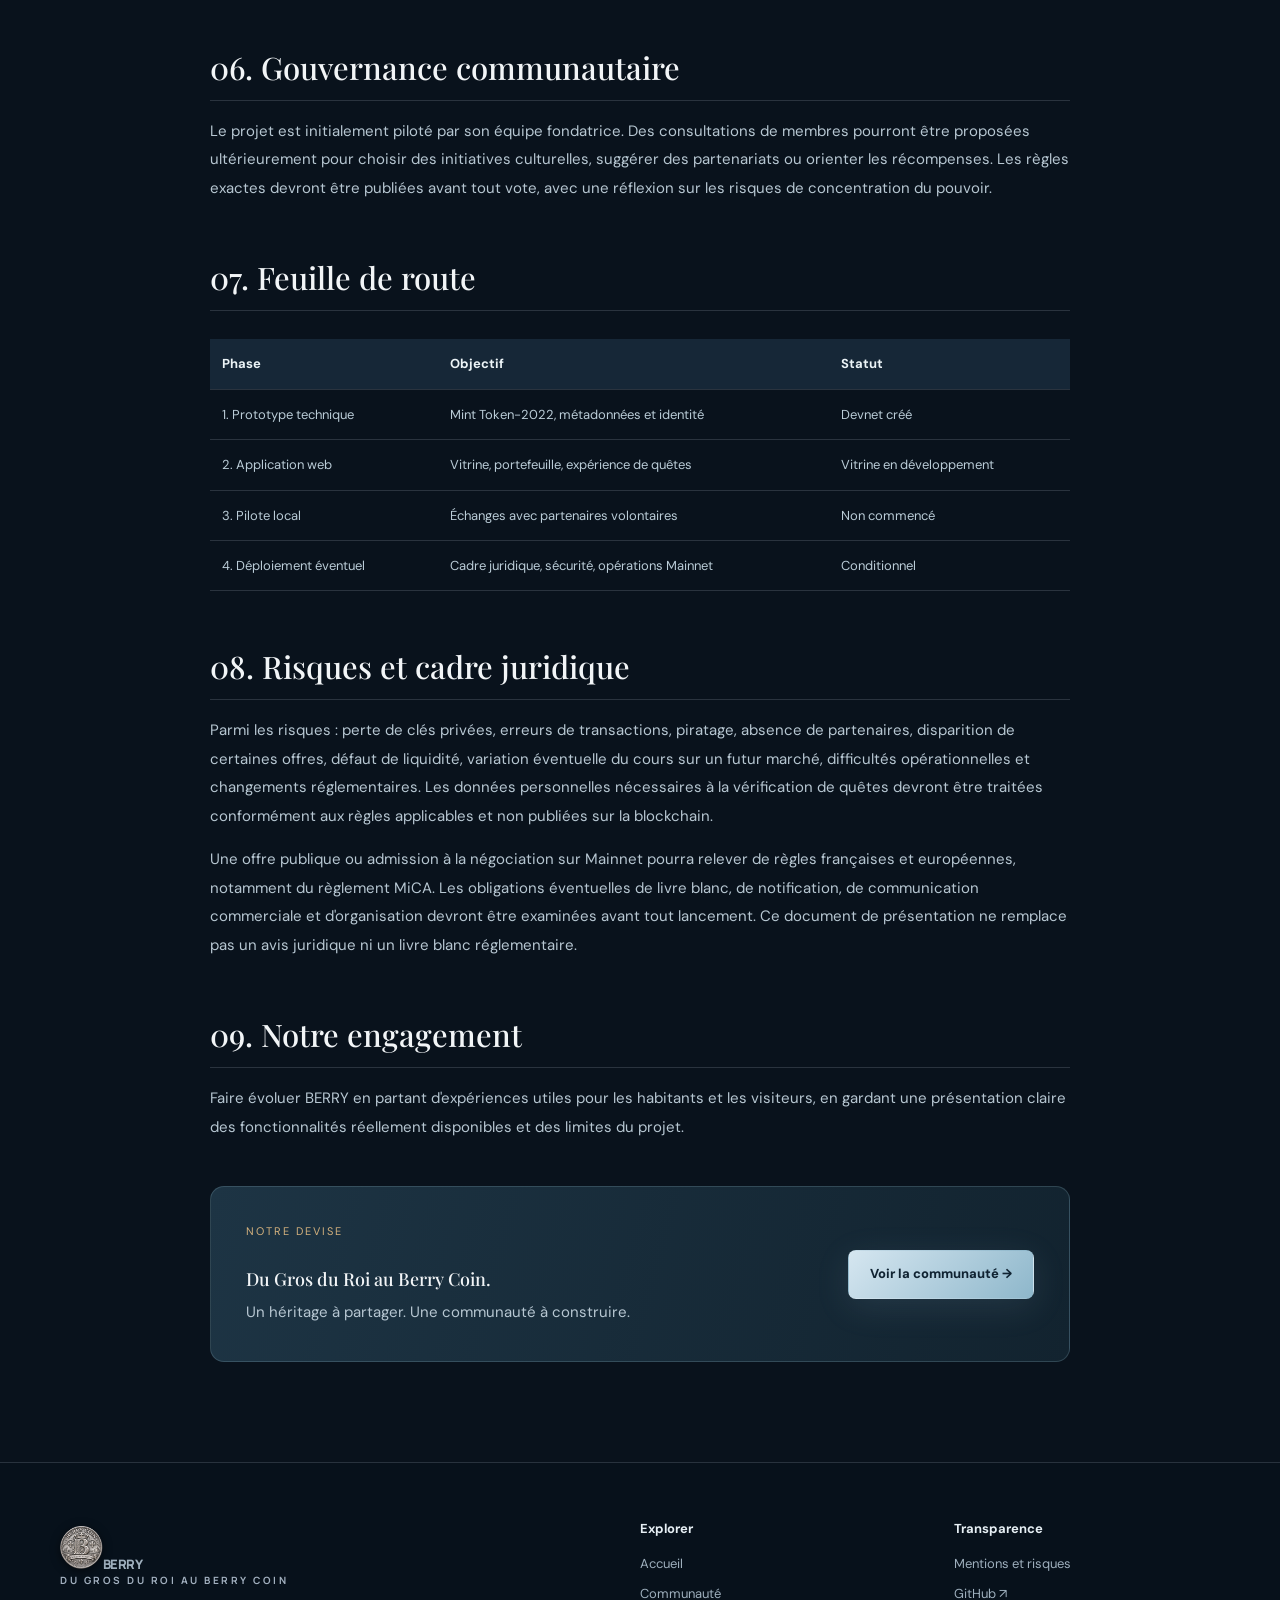
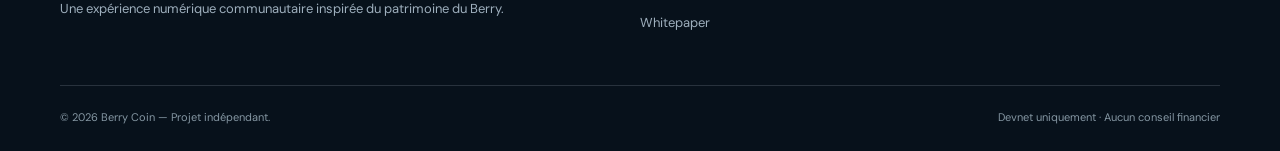
<file: whitepaper.html>
<!doctype html><html lang="fr"><head><meta charset="utf-8"><meta name="viewport" content="width=device-width, initial-scale=1"><title>Whitepaper — Berry Coin</title><meta name="description" content="Whitepaper de Berry Coin : mission, usages, tokenomics, transparence, risques et feuille de route."><link rel="icon" href="assets/berry-coin.png"><link rel="stylesheet" href="style.css"></head><body><header class="nav"><div class="container nav-inner"><a class="logo" href="index.html"><img src="assets/berry-coin.png" alt=""><span>BERRY <small>Coin • Solana</small></span></a><nav class="nav-links"><a href="index.html#vision">Notre vision</a><a href="index.html#utilites">Utilités</a><a href="index.html#tokenomics">Tokenomics</a><a href="communaute.html">Communauté</a><a class="active" href="whitepaper.html">Whitepaper</a></nav><a class="nav-cta" href="index.html">Retour à l'accueil ↗</a><button class="menu-btn" aria-label="Ouvrir le menu" aria-expanded="false">☰</button></div></header><main><div class="container"><div class="pagehead"><div class="eyebrow">Document fondateur • version 0.1</div><h1>Le whitepaper<br><span style="color:#b7d9e9">Berry Coin.</span></h1><p class="lead">Un projet de monnaie numérique communautaire pour découvrir, faire vivre et soutenir le Berry. Ce document décrit une intention et un prototype ; il ne constitue pas un livre blanc réglementaire MiCA.</p><div class="actions"><a class="btn ghost" href="index.html">← Retour au site</a><a class="btn primary" href="https://explorer.solana.com/address/76wrTeTdNZxMendfhNT9Baw53wXPz1GMeWDyLdXrU6R4?cluster=devnet" target="_blank" rel="noopener noreferrer">Consulter le token ↗</a></div></div><article class="article"><div class="devnote">État du projet au 3 novembre 2026 : prototype sur Solana Devnet. Les avantages commerciaux, les récompenses et la gouvernance décrits ici ne sont pas encore opérationnels.</div>
<h2>01. Résumé du projet</h2><p><strong style="color:#f3f6f7">Berry Coin (BERRY)</strong> est un token communautaire sur Solana, dont l'identité s'inspire du Berry historique et du « gros de roi » associé à l'époque de Jacques Cœur et Charles VII. Il a vocation à faciliter la découverte d'activités locales à travers un programme de récompenses, d'expériences patrimoniales et de quêtes.</p><p>Le projet n'est ni une monnaie officielle, ni une promesse de rendement financier, ni une représentation numérique de pièces d'argent physiques. Son objectif est de développer des usages locaux et une communauté.</p>
<h2>02. Pourquoi le Berry ?</h2><p>Le Berry possède un patrimoine architectural, culturel et vivant dont l'histoire monétaire offre un point de départ symbolique. Notre design revisite librement le langage des monnaies anciennes : relief argenté, fleurs de lys et lettrage gravé. Cette identité visuelle est une création contemporaine, et non une reproduction numismatique authentifiée.</p><p>Le Cher et l'Indre constituent les deux territoires de référence de cette expérimentation. La population de référence interne retenue au lancement est de 514 729 habitants, d'où un nombre total de jetons fixé à deux fois cette valeur.</p>
<h2>03. Trois familles d'usages</h2><h3>Récompenses et fidélité des commerçants</h3><p>Les entreprises participantes pourraient distribuer des BERRY pour certaines actions, proposer des réductions ou, si elles le souhaitent, accepter le token en paiement. Toute offre devra être formalisée par un commerçant volontaire ; aucune acceptation n'est présumée.</p><h3>Culture et patrimoine</h3><p>Associations, organisateurs de festivals et établissements culturels pourraient associer le BERRY à des expériences, réductions, visites et événements. Une attention particulière sera portée à la viabilité de chaque usage et à la transparence des conditions.</p><h3>Quêtes berrichonnes</h3><p>Une plateforme pourrait proposer des quiz historiques, parcours de découverte et contributions associatives. Les récompenses ne seraient distribuées qu'après vérification des activités et dans une limite budgétaire définie.</p>
<h2>04. Architecture technique</h2><table><tr><th>Élément</th><th>Paramètre</th></tr><tr><td>Blockchain</td><td>Solana Devnet (prototype)</td></tr><tr><td>Programme du token</td><td>Token-2022</td></tr><tr><td>Nom et symbole</td><td>Berry Coin • BERRY</td></tr><tr><td>Offre totale émise</td><td>1 029 458 BERRY</td></tr><tr><td>Décimales</td><td>6</td></tr><tr><td>Émission future</td><td>Verrouillée, selon l'état du token affiché sur l'explorateur</td></tr><tr><td>Freeze authority</td><td>Non définie selon le dernier contrôle</td></tr><tr><td>Frais spécifiques au token</td><td>Aucun mécanisme additionnel de prélèvement prévu</td></tr></table><p>Le token est identifiable par l'adresse publique <code style="word-break:break-all;color:#d3eaf4">76wrTeTdNZxMendfhNT9Baw53wXPz1GMeWDyLdXrU6R4</code>. La blockchain elle-même prélève des frais de transaction indépendants du projet. Devnet est un environnement de test susceptible d'être réinitialisé ; les jetons qui y circulent n'ont aucune valeur monétaire réelle.</p>
<h2 id="distribution">05. Distribution envisagée</h2><table><tr><th>Catégorie</th><th>Allocation</th><th>Part indicative</th></tr><tr><td>Communauté et récompenses</td><td>617 675</td><td>≈60 %</td></tr><tr><td>Écosystème, commerces, culture</td><td>257 365</td><td>≈25 %</td></tr><tr><td>Trésorerie et développement</td><td>154 418</td><td>≈15 %</td></tr><tr><th>Total</th><th>1 029 458</th><th>100 %</th></tr></table><p>Cette allocation est <strong style="color:#fff">prévisionnelle</strong> : l'émission des jetons sur Devnet ne signifie pas que les quantités ont été réparties entre plusieurs portefeuilles. Le calendrier de libération, les adresses de réserve, les règles de gouvernance et les contrôles devront être définis avant toute distribution réelle.</p><h3>Principes envisagés</h3><ul><li>Publication des adresses publiques des réserves du projet.</li><li>Répartition documentée et règles de distribution compréhensibles.</li><li>Absence de promesse de prix, de rendement ou de rachat garanti.</li><li>Conditions transparentes pour les commerçants et bénéficiaires.</li></ul>
<h2>06. Gouvernance communautaire</h2><p>Le projet est initialement piloté par son équipe fondatrice. Des consultations de membres pourront être proposées ultérieurement pour choisir des initiatives culturelles, suggérer des partenariats ou orienter les récompenses. Les règles exactes devront être publiées avant tout vote, avec une réflexion sur les risques de concentration du pouvoir.</p>
<h2>07. Feuille de route</h2><table><tr><th>Phase</th><th>Objectif</th><th>Statut</th></tr><tr><td>1. Prototype technique</td><td>Mint Token-2022, métadonnées et identité</td><td>Devnet créé</td></tr><tr><td>2. Application web</td><td>Vitrine, portefeuille, expérience de quêtes</td><td>Vitrine en développement</td></tr><tr><td>3. Pilote local</td><td>Échanges avec partenaires volontaires</td><td>Non commencé</td></tr><tr><td>4. Déploiement éventuel</td><td>Cadre juridique, sécurité, opérations Mainnet</td><td>Conditionnel</td></tr></table>
<h2>08. Risques et cadre juridique</h2><p>Parmi les risques : perte de clés privées, erreurs de transactions, piratage, absence de partenaires, disparition de certaines offres, défaut de liquidité, variation éventuelle du cours sur un futur marché, difficultés opérationnelles et changements réglementaires. Les données personnelles nécessaires à la vérification de quêtes devront être traitées conformément aux règles applicables et non publiées sur la blockchain.</p><p>Une offre publique ou admission à la négociation sur Mainnet pourra relever de règles françaises et européennes, notamment du règlement MiCA. Les obligations éventuelles de livre blanc, de notification, de communication commerciale et d'organisation devront être examinées avant tout lancement. Ce document de présentation ne remplace pas un avis juridique ni un livre blanc réglementaire.</p>
<h2>09. Notre engagement</h2><p>Faire évoluer BERRY en partant d'expériences utiles pour les habitants et les visiteurs, en gardant une présentation claire des fonctionnalités réellement disponibles et des limites du projet.</p><div class="callout" style="margin-top:45px"><div><div class="kicker">Notre devise</div><h3>Du Gros du Roi au Berry Coin.</h3><p>Un héritage à partager. Une communauté à construire.</p></div><a class="btn primary" href="communaute.html">Voir la communauté →</a></div></article></div></main><footer class="footer"><div class="container"><div class="footer-grid"><div><a href="index.html" class="logo"><img src="assets/berry-coin.png" alt=""><span>BERRY<small>Du Gros du Roi au Berry Coin</small></span></a><p>Une expérience numérique communautaire inspirée du patrimoine du Berry.</p></div><div><h4>Explorer</h4><a href="index.html">Accueil</a><a href="communaute.html">Communauté</a><a href="whitepaper.html">Whitepaper</a></div><div><h4>Transparence</h4><a href="mentions.html">Mentions et risques</a><a href="https://github.com/agrivel94-droid/berry-coin" target="_blank" rel="noopener noreferrer">GitHub ↗</a></div></div><div class="footer-bottom"><span>© 2026 Berry Coin — Projet indépendant.</span><span>Devnet uniquement · Aucun conseil financier</span></div></div></footer><script src="script.js"></script></body></html>
</file>
<file: style.css>
@import url('https://fonts.googleapis.com/css2?family=DM+Sans:wght@400;500;600;700&family=Manrope:wght@400;500;600;700;800&family=Playfair+Display:wght@500;600;700&display=swap');
:root{--bg:#09121c;--bg2:#0e1b29;--card:#142332;--border:rgba(210,224,236,.16);--text:#f2f5f7;--muted:#a2b0bf;--silver:#d7e4ef;--accent:#a9d7ea;--gold:#d4b17d;--max:1160px}*{box-sizing:border-box}html{scroll-behavior:smooth}body{margin:0;font-family:'DM Sans',sans-serif;background:var(--bg);color:var(--text);line-height:1.65;overflow-x:hidden}body:before{content:'';position:absolute;inset:0 0 auto;height:940px;background:radial-gradient(ellipse 55% 55% at 68% 18%,rgba(98,155,183,.18),transparent 72%),linear-gradient(180deg,#10212e 0%,transparent 100%);z-index:-1;pointer-events:none}a{color:inherit;text-decoration:none}button{font:inherit}img{max-width:100%}.container{width:min(var(--max),calc(100% - 48px));margin:auto}.nav{position:sticky;top:0;z-index:30;background:rgba(7,16,25,.88);backdrop-filter:blur(18px);border-bottom:1px solid var(--border)}.nav-inner{height:78px;display:flex;align-items:center;gap:28px}.logo{display:flex;align-items:center;gap:12px;margin-right:auto;font-family:Manrope,sans-serif;font-size:19px;font-weight:800;letter-spacing:-.6px}.logo img{height:43px;width:43px;object-fit:contain;filter:drop-shadow(0 2px 5px #0008)}.logo small{display:block;color:var(--muted);font-size:10px;letter-spacing:2.5px;text-transform:uppercase;font-weight:700;line-height:1}.nav-links{display:flex;gap:25px;align-items:center}.nav-links a{font-size:13px;font-weight:700;color:#c2d0d9;transition:color .2s}.nav-links a:hover,.nav-links a.active{color:#fff}.nav-cta{border:1px solid #85adc6;color:#f2f9ff;background:rgba(129,186,214,.08);padding:11px 17px;border-radius:99px;font-size:12px;font-weight:700}.menu-btn{display:none;background:none;border:1px solid var(--border);color:white;border-radius:9px;padding:6px 12px}.pill{display:inline-flex;gap:8px;align-items:center;font-size:11px;letter-spacing:1.2px;text-transform:uppercase;font-weight:800;color:#b5d4e6;border:1px solid rgba(148,192,216,.3);border-radius:100px;padding:8px 13px;background:#a9d7ea0b}.dot{height:7px;width:7px;background:#80c6e4;border-radius:100%;box-shadow:0 0 0 5px #80c6e41c}.hero{min-height:680px;display:grid;grid-template-columns:1.02fr .98fr;gap:35px;align-items:center;padding:100px 0 90px}.eyebrow{color:var(--gold);font-size:11px;letter-spacing:3px;text-transform:uppercase;font-weight:800}.hero h1,.pagehead h1{font-family:'Playfair Display',serif;font-weight:500;font-size:clamp(49px,5.1vw,81px);line-height:1.1;letter-spacing:-2px;margin:21px 0 25px}.hero h1 em{font-style:normal;color:#b5d3e2}.lead{font-size:17px;line-height:1.85;color:#b4c3d0;max-width:570px}.actions{display:flex;align-items:center;gap:12px;flex-wrap:wrap;margin-top:30px}.btn{display:inline-flex;align-items:center;justify-content:center;gap:9px;min-height:49px;padding:12px 21px;border:1px solid transparent;border-radius:8px;font-size:13px;font-weight:800;cursor:pointer}.btn.primary{background:linear-gradient(135deg,#d5e6f0,#8eb7cb);color:#102332;box-shadow:0 8px 35px #9dc1d51f}.btn.ghost{border-color:#7795a735;background:#bcd9e808;color:#e6eff4}.hero-visual{position:relative;display:flex;align-items:center;justify-content:center;min-height:520px}.hero-visual:before{content:'';position:absolute;width:85%;height:75%;border:1px solid #b9d7e12b;border-radius:50%;transform:rotate(24deg)}.hero-visual:after{content:'';position:absolute;width:100%;height:90%;border:1px dashed #8baec328;border-radius:50%;transform:rotate(-19deg)}.hero-visual img{position:relative;z-index:2;width:min(94%,515px);filter:drop-shadow(0 35px 42px rgba(0,0,0,.55));animation:float 7s ease-in-out infinite}@keyframes float{50%{transform:translateY(-13px)}}.orbit-tag{position:absolute;z-index:3;background:#142433ee;border:1px solid #6d92a345;padding:9px 12px;border-radius:8px;color:#b9d6e4;font-weight:700;font-size:11px;letter-spacing:1px}.orbit-tag.top{top:6%;right:3%}.orbit-tag.bottom{bottom:8%;left:3%}.stats{border:1px solid var(--border);border-radius:13px;background:linear-gradient(115deg,#192b3b,#111f2d);display:grid;grid-template-columns:repeat(4,1fr);padding:28px 10px;margin-bottom:90px}.stat{padding:4px 24px;border-right:1px solid var(--border)}.stat:last-child{border-right:0}.stat strong{display:block;font-family:Manrope;font-size:clamp(19px,2vw,28px);letter-spacing:-1px}.stat span{display:block;color:#9aafbd;font-size:12px;margin-top:5px}.section{padding:90px 0}.section.alt{background:#0d1a27}.section-heading{display:flex;justify-content:space-between;align-items:end;gap:20px;margin-bottom:38px}.section h2,.page-title{font-family:'Playfair Display',serif;font-weight:500;font-size:clamp(35px,3.7vw,54px);line-height:1.2;letter-spacing:-.9px;margin:12px 0}.section-sub{color:var(--muted);max-width:620px;margin:0;font-size:15px}.grid3{display:grid;grid-template-columns:repeat(3,1fr);gap:18px}.panel{padding:28px;border-radius:13px;border:1px solid var(--border);background:linear-gradient(145deg,#192b3a,#10202d);position:relative;overflow:hidden}.panel h3{font-size:20px;font-family:Manrope;margin:18px 0 9px;letter-spacing:-.5px}.panel p{font-size:14px;color:#aec0cc;margin:0}.panel .number{font-size:11px;letter-spacing:2px;color:#87a8bd}.panel .symbol{display:flex;align-items:center;justify-content:center;height:52px;width:52px;border:1px solid #90b5c257;background:#a2cce416;border-radius:13px;color:#c4e1ee;font-size:25px}.mini-link{display:inline-block;margin-top:20px;color:#bfdfed;font-size:12px;font-weight:800}.timeline{display:grid;grid-template-columns:repeat(4,1fr);gap:16px}.step{border-top:2px solid #6f9aaf;padding-top:22px}.step span{font-size:11px;color:var(--gold);letter-spacing:1.5px;font-weight:700}.step h3{font-family:Manrope;font-size:17px;margin:11px 0}.step p{font-size:13px;color:var(--muted);margin:0}.tokenomics{display:grid;grid-template-columns:1fr 1fr;gap:50px;align-items:center}.donut{width:min(360px,90%);aspect-ratio:1;border-radius:50%;margin:auto;background:conic-gradient(#a8d0e3 0 60%,#688fa5 60% 85%,#d7b987 85% 100%);display:grid;place-items:center}.donut-inner{width:72%;aspect-ratio:1;border-radius:50%;background:#101e2b;display:flex;flex-direction:column;align-items:center;justify-content:center;text-align:center;border:1px solid #ffffff10}.donut-inner strong{font:800 clamp(25px,3vw,36px) Manrope}.donut-inner span{font-size:11px;color:var(--muted);text-transform:uppercase;letter-spacing:2px}.legend{display:grid;gap:13px;margin-top:28px}.legend div{display:flex;align-items:center;gap:10px;color:#d0dde6;font-size:13px}.swatch{width:11px;height:11px;border-radius:3px}.legend strong{margin-left:auto;color:white}.callout{border:1px solid #8db7c03b;background:linear-gradient(105deg,#1d3444,#12232f);border-radius:14px;padding:35px;display:flex;gap:30px;align-items:center;justify-content:space-between}.callout h3{font:500 29px 'Playfair Display';margin:0 0 7px}.callout p{font-size:14px;color:#b4c7d2;max-width:640px;margin:0}.kicker{font-size:11px;color:var(--gold);text-transform:uppercase;letter-spacing:2px}.devnote{background:#24334166;border:1px solid #b6cad22e;border-radius:8px;padding:13px 17px;color:#c0cdd5;font-size:12px;margin-top:18px}.mint{display:flex;gap:12px;align-items:center;justify-content:space-between;padding:14px 17px;border:1px solid var(--border);background:#10202e;border-radius:8px;font-family:monospace;font-size:12px;word-break:break-all}.mint button{background:none;color:#cde6f3;border:1px solid #7cabc045;border-radius:6px;cursor:pointer;padding:9px 12px;font-size:11px;flex-shrink:0}.pagehead{padding:85px 0 55px;max-width:870px}.pagehead h1{font-size:clamp(44px,5vw,72px)}.article{max-width:860px;margin:0 auto;padding-bottom:100px}.article h2{font:500 31px 'Playfair Display';margin:54px 0 16px;border-bottom:1px solid var(--border);padding-bottom:12px}.article h3{font-size:18px;margin:26px 0 7px}.article p,.article li{color:#b7c7d2;font-size:15px;line-height:1.9}.article ul{padding-left:22px}.article table{width:100%;border-collapse:collapse;margin:28px 0}.article th,.article td{text-align:left;border-bottom:1px solid var(--border);padding:14px 12px;font-size:13px}.article th{background:#162737;color:#ecf4f7}.article td{color:#baccd7}.label{display:inline-block;border:1px solid #819ca350;border-radius:99px;padding:5px 10px;color:#bdd5e0;font-size:11px;margin-top:14px}.cards2{display:grid;grid-template-columns:1fr 1fr;gap:16px}.faq-item{border-bottom:1px solid var(--border);padding:17px 0}.faq-item summary{cursor:pointer;font-weight:700}.faq-item p{color:var(--muted);font-size:14px}.footer{padding:55px 0 27px;border-top:1px solid var(--border);background:#07111b}.footer-grid{display:grid;grid-template-columns:2fr 1fr 1fr;gap:48px}.footer p,.footer a{font-size:13px;color:#9eafbd}.footer a{display:block;margin:8px 0}.footer h4{margin:0 0 14px;font-size:13px;color:#e6eff4}.footer-bottom{display:flex;justify-content:space-between;gap:20px;border-top:1px solid var(--border);padding-top:22px;margin-top:43px;font-size:11px;color:#8597a3}.quest-tabs{display:flex;gap:8px;flex-wrap:wrap;margin:25px 0}.quest-tabs button{background:#152736;color:#b8cbd7;border:1px solid var(--border);border-radius:99px;padding:9px 15px;cursor:pointer;font-size:12px}.quest-tabs button.selected{background:#a9d7ea;color:#09202e}.quest-card.hidden{display:none}.quest-card h3{margin-bottom:6px}.quest-card .label{margin:0 0 12px}.soon{font-size:11px;color:#c5ac86;letter-spacing:1px;text-transform:uppercase}.small{font-size:12px;color:var(--muted)}.map-placeholder{position:relative;min-height:400px;border-radius:13px;background:radial-gradient(circle at 40% 40%,#1e3848,#0e1c29 70%);border:1px solid var(--border);display:grid;place-items:center;overflow:hidden}.map-placeholder svg{width:min(240px,65%);filter:drop-shadow(0 15px 30px #0005)}.map-placeholder p{text-align:center;position:absolute;bottom:19px;padding:0 24px;color:#a6bdcc;font-size:12px}.map-placeholder .pinner{fill:#c8e2ed}.featureline{display:flex;gap:14px;align-items:flex-start;margin:22px 0}.featureline b{display:block;font-size:14px}.featureline p{margin:3px 0 0;font-size:13px;color:var(--muted)}@media(max-width:900px){.nav-links{display:none;position:absolute;left:0;right:0;top:77px;padding:25px 24px;background:#0b1a26;border-bottom:1px solid var(--border);flex-direction:column;align-items:flex-start}.nav-links.open{display:flex}.menu-btn{display:block}.nav-cta{display:none}.hero{grid-template-columns:1fr;padding:68px 0 30px;gap:0}.hero-visual{min-height:420px}.hero-visual img{width:min(75%,410px)}.stats{grid-template-columns:repeat(2,1fr)}.stat:nth-child(2){border-right:0}.stat:nth-child(-n+2){border-bottom:1px solid var(--border);padding-bottom:19px}.stat:nth-child(n+3){padding-top:19px}.grid3{grid-template-columns:1fr 1fr}.tokenomics{gap:30px}.timeline{grid-template-columns:1fr 1fr}}@media(max-width:640px){.container{width:min(var(--max),calc(100% - 32px))}.hero h1{font-size:49px}.hero{padding:52px 0 16px}.hero-visual{min-height:300px}.hero-visual img{width:min(83%,300px)}.stats{margin-bottom:30px}.section{padding:62px 0}.grid3,.cards2,.tokenomics,.timeline,.footer-grid{grid-template-columns:1fr}.section-heading{display:block}.callout{display:block}.callout .btn{margin-top:19px}.footer-bottom{display:block}.footer-bottom span{display:block;margin-top:8px}.stat{padding:12px}.stat strong{font-size:22px}.mint{display:block}.mint button{display:block;margin-top:12px}.pagehead{padding:59px 0 20px}.orbit-tag.top{right:0}.orbit-tag.bottom{left:0}}
</file>
